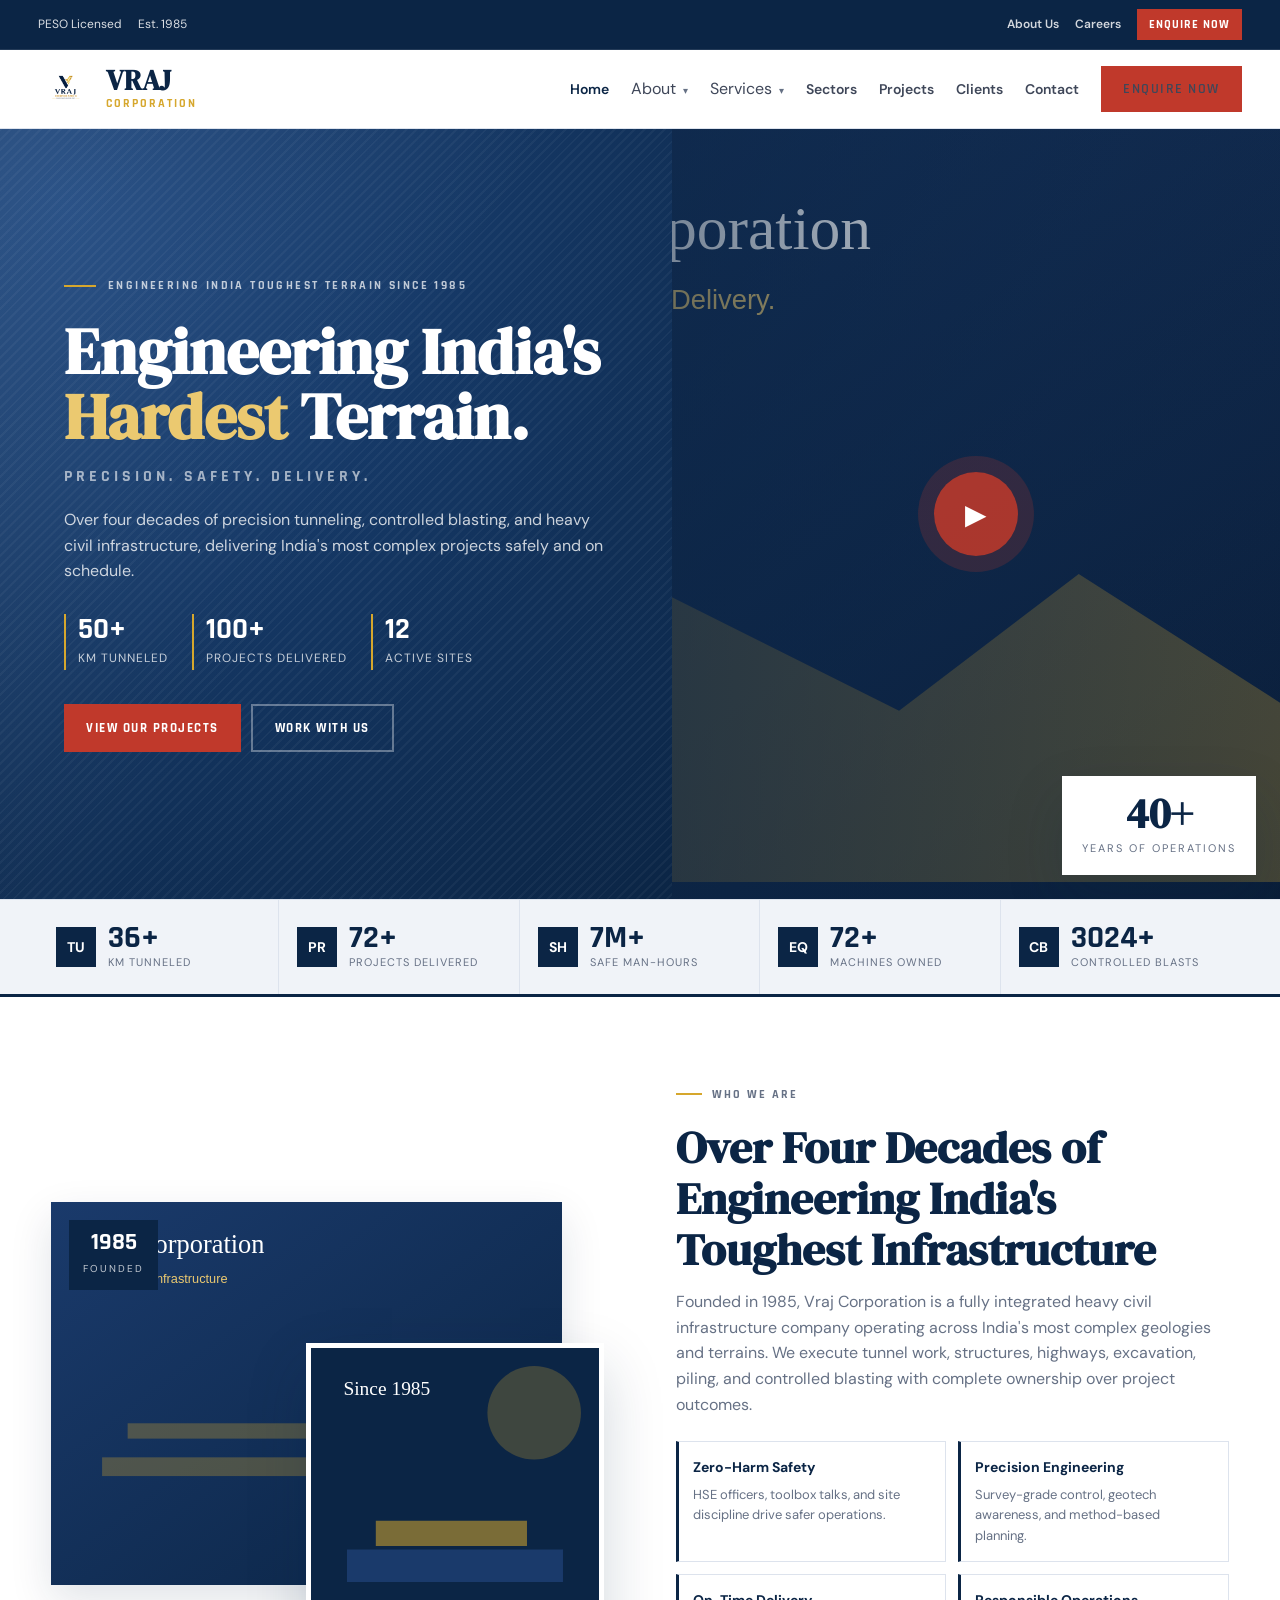
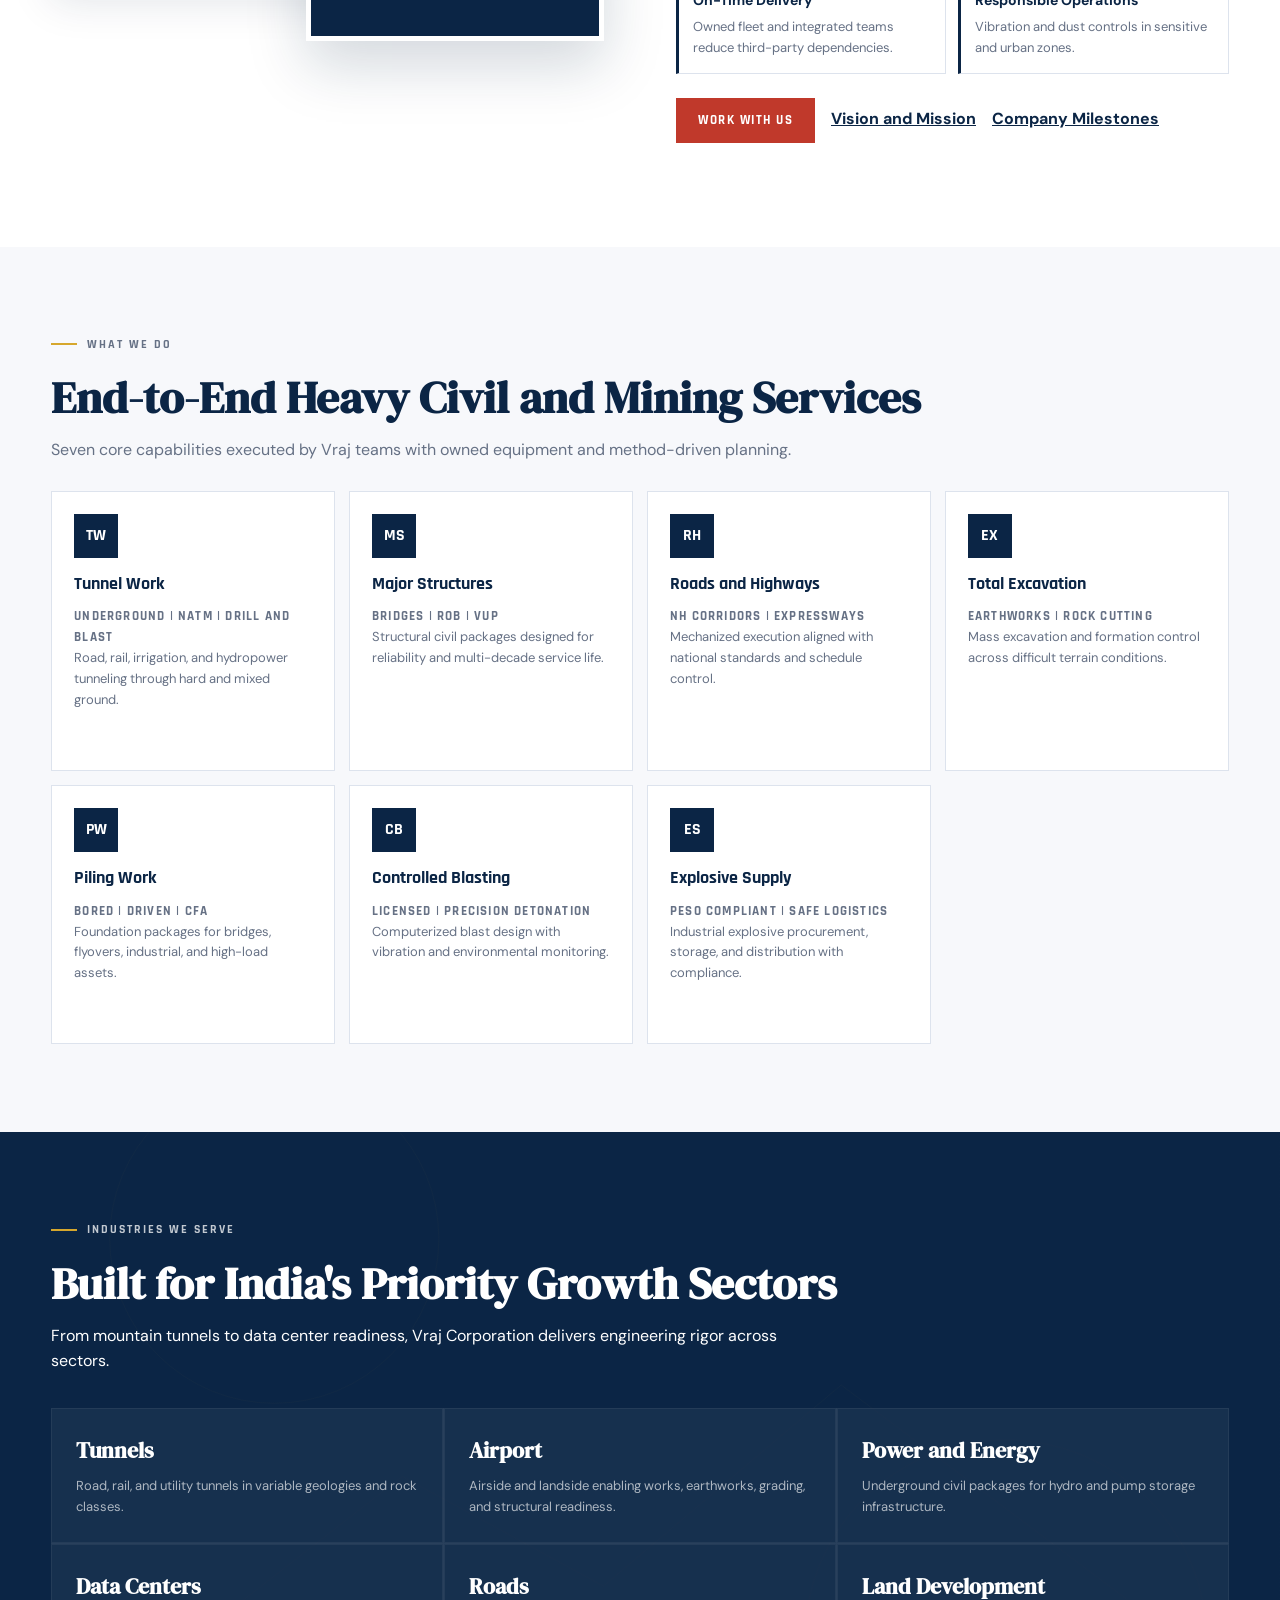
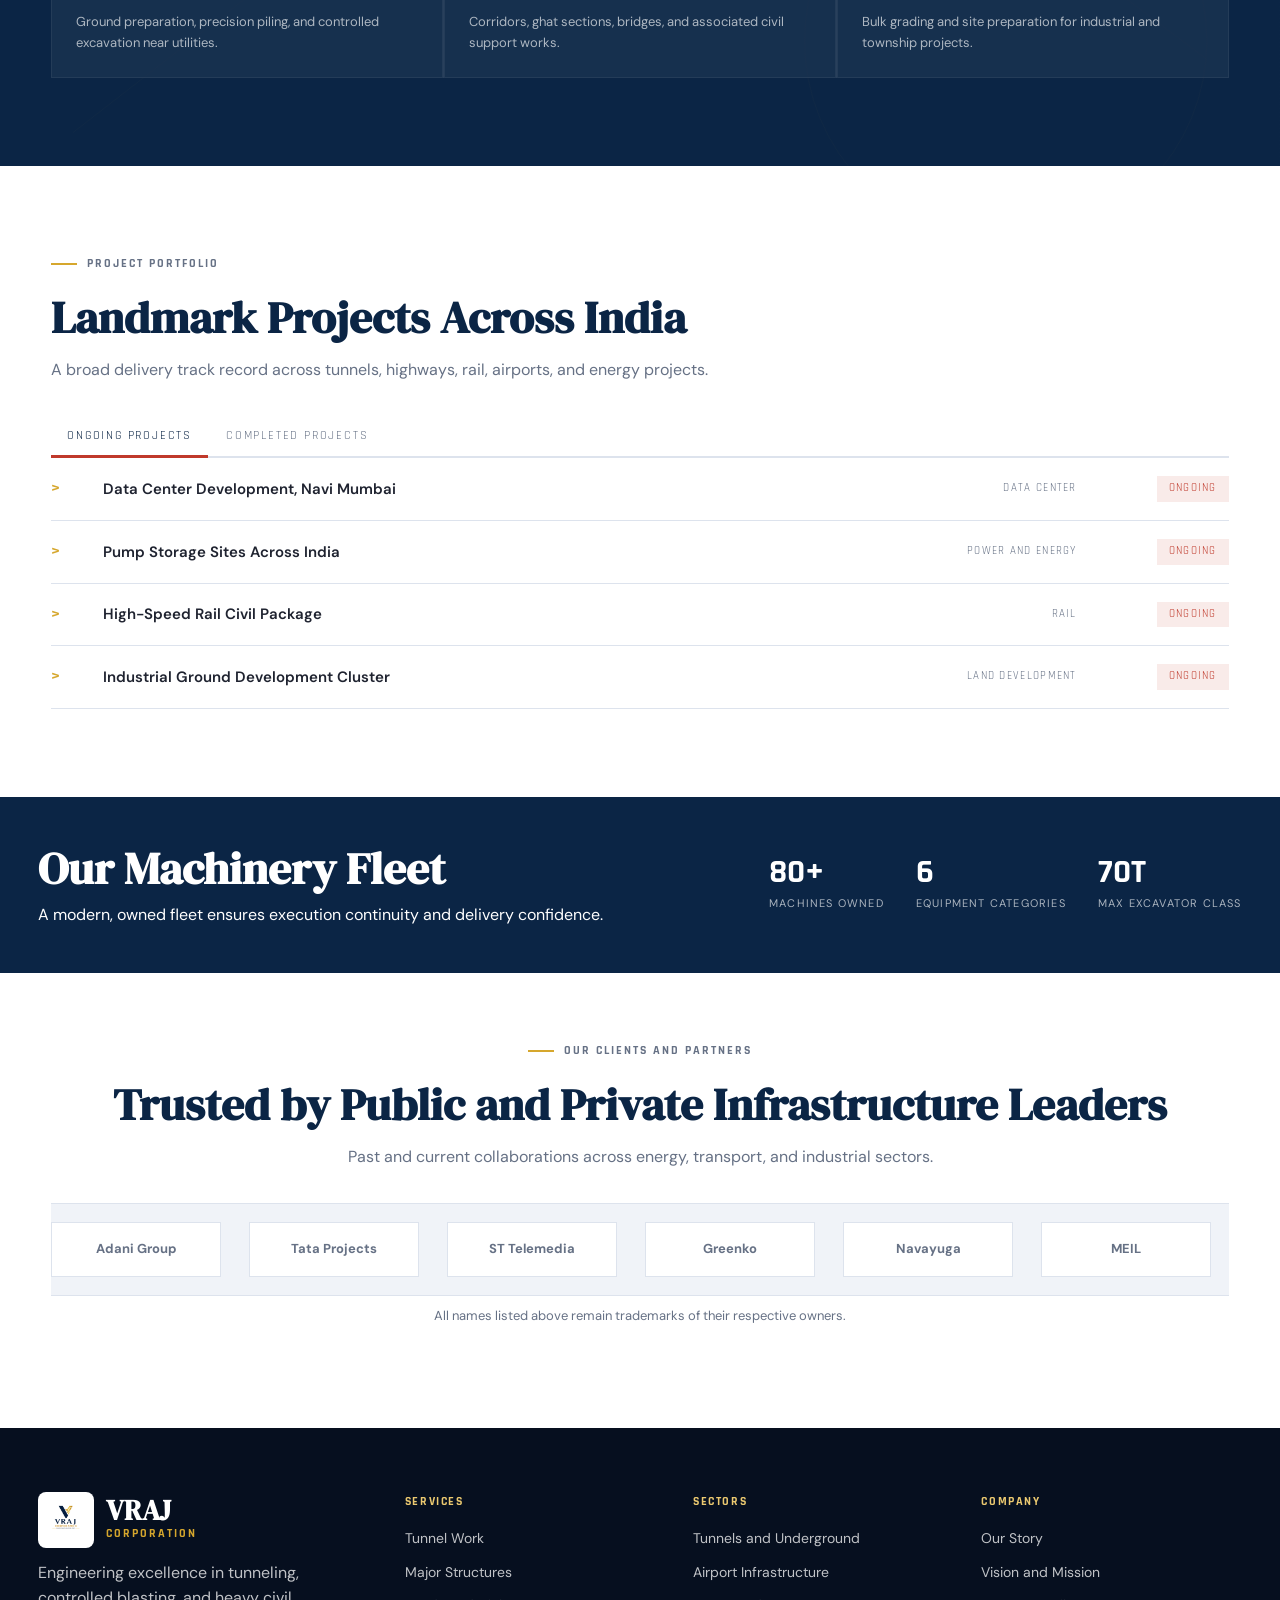
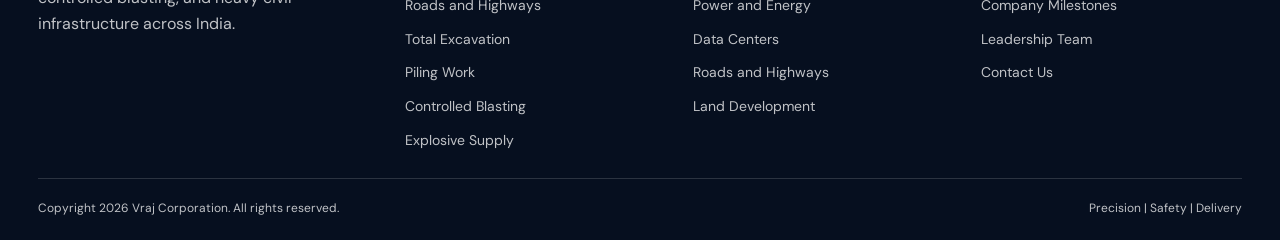
<file: index.html>
<!DOCTYPE html>
<html lang="en">
<head>
  <meta charset="UTF-8" />
  <meta name="viewport" content="width=device-width, initial-scale=1.0" />
  <title>Vraj Corporation | Tunneling and Heavy Civil Infrastructure</title>
  <meta name="description" content="Vraj Corporation delivers tunnel work, controlled blasting, structures, highways, excavation, and piling across India." />
  <link rel="preconnect" href="https://fonts.googleapis.com" />
  <link rel="preconnect" href="https://fonts.gstatic.com" crossorigin />
  <link href="https://fonts.googleapis.com/css2?family=DM+Sans:wght@400;500;700&family=DM+Serif+Display&family=Rajdhani:wght@500;600;700&display=swap" rel="stylesheet" />
  <link rel="stylesheet" href="assets/css/site.css" />
</head>
<body>
  <div class="topbar">
    <div class="topbar-inner">
      <div class="topbar-left">
        <span>PESO Licensed</span>
        <span>Est. 1985</span>
      </div>
      <div class="topbar-right">
        <a href="Vision.html">About Us</a>
        <a href="ContactUs.html">Careers</a>
        <a href="ContactUs.html" class="topbar-pill">Enquire Now</a>
      </div>
    </div>
  </div>

  <header class="site-header">
    <div class="nav-inner">
      <a class="brand" href="index.html">
        <img src="assets/images/vraj-logo.png" alt="Vraj Corporation logo" />
        <span class="brand-mark"><strong>VRAJ</strong><span>CORPORATION</span></span>
      </a>
      <button class="nav-toggle" type="button">Menu</button>
      <nav class="nav-links"><a data-nav href="index.html">Home</a><div class="nav-item has-dropdown"><button class="nav-drop-toggle" type="button">About</button><div class="nav-dropdown nav-simple"><a href="index.html#about">Our Story</a><a href="Vision.html">Vision & Mission</a><a href="CompanyMilestones.html">Company Milestones</a><a href="LeadershipTeam.html">Leadership Team</a></div></div><div class="nav-item has-dropdown nav-services"><button class="nav-drop-toggle" type="button">Services</button><div class="nav-dropdown nav-mega"><a class="mega-link" href="TunnelWork.html"><strong>TW</strong><span>Tunnel Work</span></a><a class="mega-link" href="MajorStructures.html"><strong>MS</strong><span>Major Structures</span></a><a class="mega-link" href="RoadsHighways.html"><strong>RH</strong><span>Roads and Highways</span></a><a class="mega-link" href="TotalExcavation.html"><strong>EX</strong><span>Total Excavation</span></a><a class="mega-link" href="PilingWork.html"><strong>PW</strong><span>Piling Work</span></a><a class="mega-link" href="ControlledBlasting.html"><strong>CB</strong><span>Controlled Blasting</span></a><a class="mega-link" href="ExplosiveSupply.html"><strong>ES</strong><span>Explosive Supply</span></a></div></div><a href="index.html#sectors">Sectors</a><a href="index.html#projects">Projects</a><a href="index.html#clients">Clients</a><a data-nav href="ContactUs.html">Contact</a><a class="btn-primary" href="ContactUs.html">Enquire Now</a></nav>
    </div>
  </header>

  <section id="hero">
    <div class="hero-left">
      <div class="hero-content">
        <div class="hero-eyebrow"><i></i><span>Engineering India toughest terrain since 1985</span></div>
        <h1 class="hero-title">Engineering India's <em>Hardest</em> Terrain.</h1>
        <p class="hero-tagline">Precision. Safety. Delivery.</p>
        <p class="hero-copy">
          Over four decades of precision tunneling, controlled blasting, and heavy civil infrastructure,
          delivering India's most complex projects safely and on schedule.
        </p>
        <div class="hero-stats">
          <div class="hero-stat"><strong>50+</strong><span>Km Tunneled</span></div>
          <div class="hero-stat"><strong>100+</strong><span>Projects Delivered</span></div>
          <div class="hero-stat"><strong>12</strong><span>Active Sites</span></div>
        </div>
        <div class="hero-cta">
          <a class="btn-primary" href="#projects">View Our Projects</a>
          <a class="btn-outline" href="ContactUs.html">Work With Us</a>
        </div>
      </div>
    </div>
    <div class="hero-right">
      <div class="media"></div>
      <button class="play-badge" type="button" aria-label="Play video">&#9654;</button>
      <div class="hero-badge"><strong>40+</strong><span>Years of Operations</span></div>
    </div>
  </section>

  <section class="impact">
    <div class="impact-grid">
      <article class="impact-cell"><div class="impact-icon">TU</div><div><div class="impact-value" data-target="50" data-suffix="+">0</div><div class="impact-label">Km Tunneled</div></div></article>
      <article class="impact-cell"><div class="impact-icon">PR</div><div><div class="impact-value" data-target="100" data-suffix="+">0</div><div class="impact-label">Projects Delivered</div></div></article>
      <article class="impact-cell"><div class="impact-icon">SH</div><div><div class="impact-value" data-target="7" data-suffix="M+">0</div><div class="impact-label">Safe Man-Hours</div></div></article>
      <article class="impact-cell"><div class="impact-icon">EQ</div><div><div class="impact-value" data-target="80" data-suffix="+">0</div><div class="impact-label">Machines Owned</div></div></article>
      <article class="impact-cell"><div class="impact-icon">CB</div><div><div class="impact-value" data-target="5000" data-suffix="+">0</div><div class="impact-label">Controlled Blasts</div></div></article>
    </div>
  </section>

  <section class="section" id="about">
    <div class="section-wrap about-grid">
      <div class="about-stack reveal">
        <div class="about-stamp"><strong>1985</strong><span>Founded</span></div>
        <img class="about-main" src="assets/images/about-main.svg" alt="Underground tunnel execution" />
        <img class="about-sub" src="assets/images/about-sub.svg" alt="Civil site operations" />
      </div>
      <div class="reveal">
        <div class="sec-eyebrow"><div class="sec-eyebrow-bar"></div><span>Who We Are</span></div>
        <h2 class="sec-title">Over Four Decades of Engineering India's Toughest Infrastructure</h2>
        <p class="sec-copy">
          Founded in 1985, Vraj Corporation is a fully integrated heavy civil infrastructure company operating across India's most complex geologies and terrains.
          We execute tunnel work, structures, highways, excavation, piling, and controlled blasting with complete ownership over project outcomes.
        </p>
        <div class="pillar-grid">
          <article class="pillar"><h4>Zero-Harm Safety</h4><p>HSE officers, toolbox talks, and site discipline drive safer operations.</p></article>
          <article class="pillar"><h4>Precision Engineering</h4><p>Survey-grade control, geotech awareness, and method-based planning.</p></article>
          <article class="pillar"><h4>On-Time Delivery</h4><p>Owned fleet and integrated teams reduce third-party dependencies.</p></article>
          <article class="pillar"><h4>Responsible Operations</h4><p>Vibration and dust controls in sensitive and urban zones.</p></article>
        </div>
        <p style="margin-top: 24px;">
          <a class="btn-primary" href="ContactUs.html">Work With Us</a>
          <a style="margin-left: 12px; font-weight: 700; color: var(--navy);" href="Vision.html">Vision and Mission</a>
          <a style="margin-left: 12px; font-weight: 700; color: var(--navy);" href="CompanyMilestones.html">Company Milestones</a>
        </p>
      </div>
    </div>
  </section>

  <section class="section" style="background: var(--off-white);" id="services">
    <div class="section-wrap reveal">
      <div class="sec-eyebrow"><div class="sec-eyebrow-bar"></div><span>What We Do</span></div>
      <h2 class="sec-title">End-to-End Heavy Civil and Mining Services</h2>
      <p class="sec-copy">Seven core capabilities executed by Vraj teams with owned equipment and method-driven planning.</p>
      <div class="card-grid" style="margin-top: 28px;">
        <a class="service-card" href="TunnelWork.html"><div class="service-icon">TW</div><h3>Tunnel Work</h3><p class="service-meta">Underground | NATM | Drill and Blast</p><p>Road, rail, irrigation, and hydropower tunneling through hard and mixed ground.</p><span class="arrow">Read More -></span></a>
        <a class="service-card" href="MajorStructures.html"><div class="service-icon">MS</div><h3>Major Structures</h3><p class="service-meta">Bridges | ROB | VUP</p><p>Structural civil packages designed for reliability and multi-decade service life.</p><span class="arrow">Read More -></span></a>
        <a class="service-card" href="RoadsHighways.html"><div class="service-icon">RH</div><h3>Roads and Highways</h3><p class="service-meta">NH Corridors | Expressways</p><p>Mechanized execution aligned with national standards and schedule control.</p><span class="arrow">Read More -></span></a>
        <a class="service-card" href="TotalExcavation.html"><div class="service-icon">EX</div><h3>Total Excavation</h3><p class="service-meta">Earthworks | Rock Cutting</p><p>Mass excavation and formation control across difficult terrain conditions.</p><span class="arrow">Read More -></span></a>
        <a class="service-card" href="PilingWork.html"><div class="service-icon">PW</div><h3>Piling Work</h3><p class="service-meta">Bored | Driven | CFA</p><p>Foundation packages for bridges, flyovers, industrial, and high-load assets.</p><span class="arrow">Read More -></span></a>
        <a class="service-card" href="ControlledBlasting.html"><div class="service-icon">CB</div><h3>Controlled Blasting</h3><p class="service-meta">Licensed | Precision Detonation</p><p>Computerized blast design with vibration and environmental monitoring.</p><span class="arrow">Read More -></span></a>
        <a class="service-card" href="ExplosiveSupply.html"><div class="service-icon">ES</div><h3>Explosive Supply</h3><p class="service-meta">PESO Compliant | Safe Logistics</p><p>Industrial explosive procurement, storage, and distribution with compliance.</p><span class="arrow">Read More -></span></a>
      </div>
    </div>
  </section>

  <section class="section dark-band" id="sectors">
    <div class="section-wrap reveal">
      <div class="sec-eyebrow"><div class="sec-eyebrow-bar"></div><span style="color: rgba(255,255,255,0.75);">Industries We Serve</span></div>
      <h2 class="sec-title white">Built for India's Priority Growth Sectors</h2>
      <p class="sec-copy white">From mountain tunnels to data center readiness, Vraj Corporation delivers engineering rigor across sectors.</p>
      <div class="sector-grid">
        <article class="sector-tile"><h3>Tunnels</h3><p>Road, rail, and utility tunnels in variable geologies and rock classes.</p></article>
        <article class="sector-tile"><h3>Airport</h3><p>Airside and landside enabling works, earthworks, grading, and structural readiness.</p></article>
        <article class="sector-tile"><h3>Power and Energy</h3><p>Underground civil packages for hydro and pump storage infrastructure.</p></article>
        <article class="sector-tile"><h3>Data Centers</h3><p>Ground preparation, precision piling, and controlled excavation near utilities.</p></article>
        <article class="sector-tile"><h3>Roads</h3><p>Corridors, ghat sections, bridges, and associated civil support works.</p></article>
        <article class="sector-tile"><h3>Land Development</h3><p>Bulk grading and site preparation for industrial and township projects.</p></article>
      </div>
    </div>
  </section>

  <section class="section" id="projects">
    <div class="section-wrap reveal">
      <div class="sec-eyebrow"><div class="sec-eyebrow-bar"></div><span>Project Portfolio</span></div>
      <h2 class="sec-title">Landmark Projects Across India</h2>
      <p class="sec-copy">A broad delivery track record across tunnels, highways, rail, airports, and energy projects.</p>

      <div class="projects-wrap">
        <div class="tab-controls">
          <button class="active" data-tab-btn="tab-ongoing" type="button">Ongoing Projects</button>
          <button data-tab-btn="tab-completed" type="button">Completed Projects</button>
        </div>

        <div id="tab-ongoing" class="tab-panel active">
          <article class="proj-item"><div class="num">></div><div class="title">Data Center Development, Navi Mumbai</div><div class="sector">Data Center</div><div class="status ongoing">Ongoing</div></article>
          <article class="proj-item"><div class="num">></div><div class="title">Pump Storage Sites Across India</div><div class="sector">Power and Energy</div><div class="status ongoing">Ongoing</div></article>
          <article class="proj-item"><div class="num">></div><div class="title">High-Speed Rail Civil Package</div><div class="sector">Rail</div><div class="status ongoing">Ongoing</div></article>
          <article class="proj-item"><div class="num">></div><div class="title">Industrial Ground Development Cluster</div><div class="sector">Land Development</div><div class="status ongoing">Ongoing</div></article>
        </div>

        <div id="tab-completed" class="tab-panel">
          <article class="proj-item"><div class="num">></div><div class="title">Ghat Tunnel Package - National Highway</div><div class="sector">Tunnel</div><div class="status done">Completed</div></article>
          <article class="proj-item"><div class="num">></div><div class="title">Major Bridge Package - National Corridor</div><div class="sector">Structures</div><div class="status done">Completed</div></article>
          <article class="proj-item"><div class="num">></div><div class="title">Airport Site Formation and Excavation Works</div><div class="sector">Airport</div><div class="status done">Completed</div></article>
          <article class="proj-item"><div class="num">></div><div class="title">Dam and Canal Tunnel Works</div><div class="sector">Water Infrastructure</div><div class="status done">Completed</div></article>
        </div>
      </div>
    </div>
  </section>

  <section class="fleet">
    <div class="fleet-row">
      <div>
        <h2 class="sec-title white" style="margin-bottom: 8px;">Our Machinery Fleet</h2>
        <p class="sec-copy white" style="margin: 0;">A modern, owned fleet ensures execution continuity and delivery confidence.</p>
      </div>
      <div class="fleet-stats">
        <div class="fleet-stat"><strong>80+</strong><span>Machines Owned</span></div>
        <div class="fleet-stat"><strong>6</strong><span>Equipment Categories</span></div>
        <div class="fleet-stat"><strong>70T</strong><span>Max Excavator Class</span></div>
      </div>
    </div>
  </section>

  <section class="section" id="clients" style="padding-top: 68px;">
    <div class="section-wrap reveal" style="text-align: center;">
      <div class="sec-eyebrow" style="justify-content: center;"><div class="sec-eyebrow-bar"></div><span>Our Clients and Partners</span></div>
      <h2 class="sec-title">Trusted by Public and Private Infrastructure Leaders</h2>
      <p class="sec-copy" style="margin: 0 auto;">Past and current collaborations across energy, transport, and industrial sectors.</p>
      <div class="logo-ticker">
        <div class="ticker-track">
          <div class="ticker-chip">Adani Group</div><div class="ticker-chip">Tata Projects</div><div class="ticker-chip">ST Telemedia</div><div class="ticker-chip">Greenko</div><div class="ticker-chip">Navayuga</div><div class="ticker-chip">MEIL</div><div class="ticker-chip">GVK</div>
          <div class="ticker-chip">Adani Group</div><div class="ticker-chip">Tata Projects</div><div class="ticker-chip">ST Telemedia</div><div class="ticker-chip">Greenko</div><div class="ticker-chip">Navayuga</div><div class="ticker-chip">MEIL</div><div class="ticker-chip">GVK</div>
        </div>
      </div>
      <p class="notice">All names listed above remain trademarks of their respective owners.</p>
    </div>
  </section>

  <footer class="site-footer">
    <div class="footer-grid">
      <div>
        <a class="brand" href="index.html" style="margin-bottom: 12px; display: inline-flex;">
          <img src="assets/images/vraj-logo.png" alt="Vraj Corporation logo" />
          <span class="brand-mark"><strong style="color: #fff;">VRAJ</strong><span>CORPORATION</span></span>
        </a>
        <p style="margin: 0;">Engineering excellence in tunneling, controlled blasting, and heavy civil infrastructure across India.</p>
      </div>
      <div>
        <h4>Services</h4>
        <ul>
          <li><a href="TunnelWork.html">Tunnel Work</a></li>
          <li><a href="MajorStructures.html">Major Structures</a></li>
          <li><a href="RoadsHighways.html">Roads and Highways</a></li>
          <li><a href="TotalExcavation.html">Total Excavation</a></li>
          <li><a href="PilingWork.html">Piling Work</a></li>
          <li><a href="ControlledBlasting.html">Controlled Blasting</a></li>
          <li><a href="ExplosiveSupply.html">Explosive Supply</a></li>
        </ul>
      </div>
      <div>
        <h4>Sectors</h4>
        <ul>
          <li><a href="index.html#sectors">Tunnels and Underground</a></li>
          <li><a href="index.html#sectors">Airport Infrastructure</a></li>
          <li><a href="index.html#sectors">Power and Energy</a></li>
          <li><a href="index.html#sectors">Data Centers</a></li>
          <li><a href="index.html#sectors">Roads and Highways</a></li>
          <li><a href="index.html#sectors">Land Development</a></li>
        </ul>
      </div>
      <div>
        <h4>Company</h4>
        <ul>
          <li><a href="index.html#about">Our Story</a></li>
          <li><a href="Vision.html">Vision and Mission</a></li>
          <li><a href="CompanyMilestones.html">Company Milestones</a></li>
          <li><a href="LeadershipTeam.html">Leadership Team</a></li>
          <li><a href="ContactUs.html">Contact Us</a></li>
        </ul>
      </div>
    </div>
    <div class="footer-bottom">
      <span>Copyright 2026 Vraj Corporation. All rights reserved.</span>
      <span>Precision | Safety | Delivery</span>
    </div>
  </footer>

  <script src="assets/js/site.js"></script>
</body>
</html>
</file>
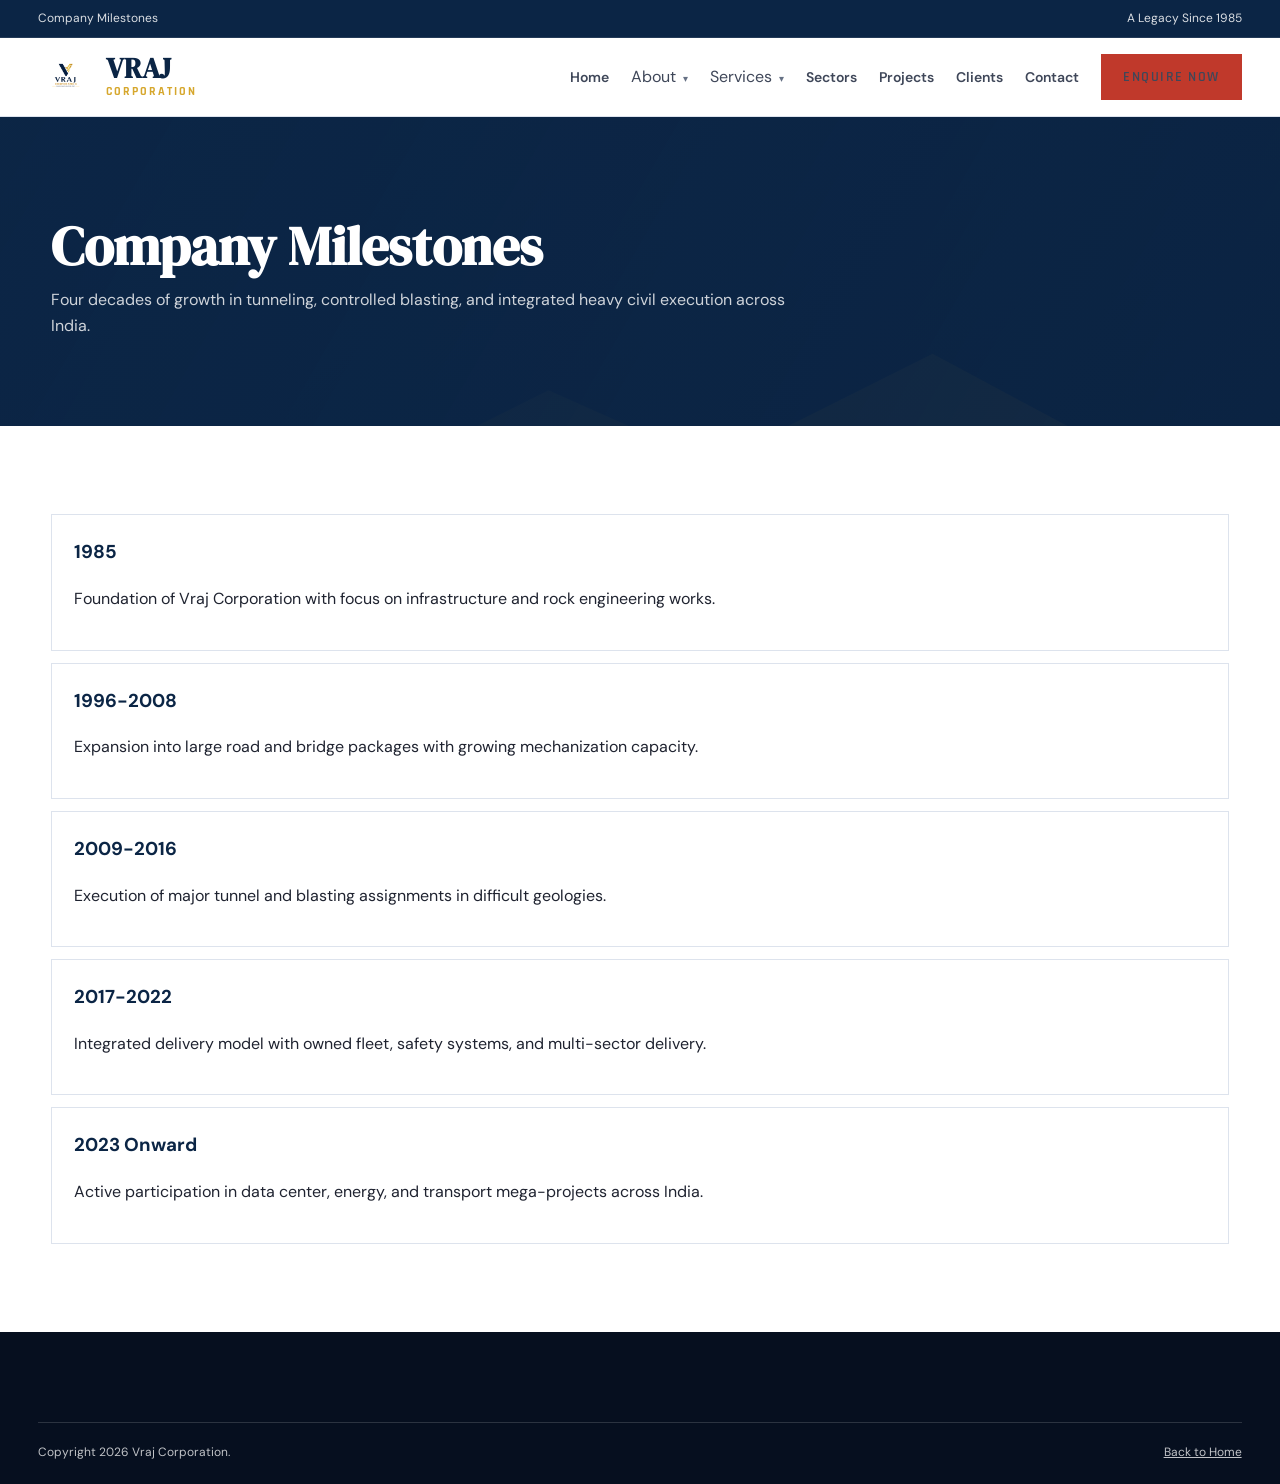
<file: CompanyMilestones.html>
<!DOCTYPE html>
<html lang="en">
<head>
  <meta charset="UTF-8" />
  <meta name="viewport" content="width=device-width, initial-scale=1.0" />
  <title>Company Milestones | Vraj Corporation</title>
  <link rel="preconnect" href="https://fonts.googleapis.com" />
  <link rel="preconnect" href="https://fonts.gstatic.com" crossorigin />
  <link href="https://fonts.googleapis.com/css2?family=DM+Sans:wght@400;500;700&family=DM+Serif+Display&family=Rajdhani:wght@500;600;700&display=swap" rel="stylesheet" />
  <link rel="stylesheet" href="assets/css/site.css" />
</head>
<body>
  <div class="topbar"><div class="topbar-inner"><span>Company Milestones</span><span>A Legacy Since 1985</span></div></div>
  <header class="site-header"><div class="nav-inner"><a class="brand" href="index.html"><img src="assets/images/vraj-logo.png" alt="Vraj Corporation logo" /><span class="brand-mark"><strong>VRAJ</strong><span>CORPORATION</span></span></a><button class="nav-toggle" type="button">Menu</button><nav class="nav-links"><a data-nav href="index.html">Home</a><div class="nav-item has-dropdown"><button class="nav-drop-toggle" type="button">About</button><div class="nav-dropdown nav-simple"><a href="index.html#about">Our Story</a><a href="Vision.html">Vision & Mission</a><a href="CompanyMilestones.html">Company Milestones</a><a href="LeadershipTeam.html">Leadership Team</a></div></div><div class="nav-item has-dropdown nav-services"><button class="nav-drop-toggle" type="button">Services</button><div class="nav-dropdown nav-mega"><a class="mega-link" href="TunnelWork.html"><strong>TW</strong><span>Tunnel Work</span></a><a class="mega-link" href="MajorStructures.html"><strong>MS</strong><span>Major Structures</span></a><a class="mega-link" href="RoadsHighways.html"><strong>RH</strong><span>Roads and Highways</span></a><a class="mega-link" href="TotalExcavation.html"><strong>EX</strong><span>Total Excavation</span></a><a class="mega-link" href="PilingWork.html"><strong>PW</strong><span>Piling Work</span></a><a class="mega-link" href="ControlledBlasting.html"><strong>CB</strong><span>Controlled Blasting</span></a><a class="mega-link" href="ExplosiveSupply.html"><strong>ES</strong><span>Explosive Supply</span></a></div></div><a href="index.html#sectors">Sectors</a><a href="index.html#projects">Projects</a><a href="index.html#clients">Clients</a><a data-nav href="ContactUs.html">Contact</a><a class="btn-primary" href="ContactUs.html">Enquire Now</a></nav></div></header>

  <section class="page-hero"><div class="section-wrap"><h1>Company Milestones</h1><p>Four decades of growth in tunneling, controlled blasting, and integrated heavy civil execution across India.</p></div></section>

  <section class="section">
    <div class="section-wrap reveal">
      <div class="panel" style="margin-bottom: 12px;"><h3>1985</h3><p>Foundation of Vraj Corporation with focus on infrastructure and rock engineering works.</p></div>
      <div class="panel" style="margin-bottom: 12px;"><h3>1996-2008</h3><p>Expansion into large road and bridge packages with growing mechanization capacity.</p></div>
      <div class="panel" style="margin-bottom: 12px;"><h3>2009-2016</h3><p>Execution of major tunnel and blasting assignments in difficult geologies.</p></div>
      <div class="panel" style="margin-bottom: 12px;"><h3>2017-2022</h3><p>Integrated delivery model with owned fleet, safety systems, and multi-sector delivery.</p></div>
      <div class="panel"><h3>2023 Onward</h3><p>Active participation in data center, energy, and transport mega-projects across India.</p></div>
    </div>
  </section>

  <footer class="site-footer"><div class="footer-bottom"><span>Copyright 2026 Vraj Corporation.</span><span><a href="index.html">Back to Home</a></span></div></footer>
  <script src="assets/js/site.js"></script>
</body>
</html>
</file>
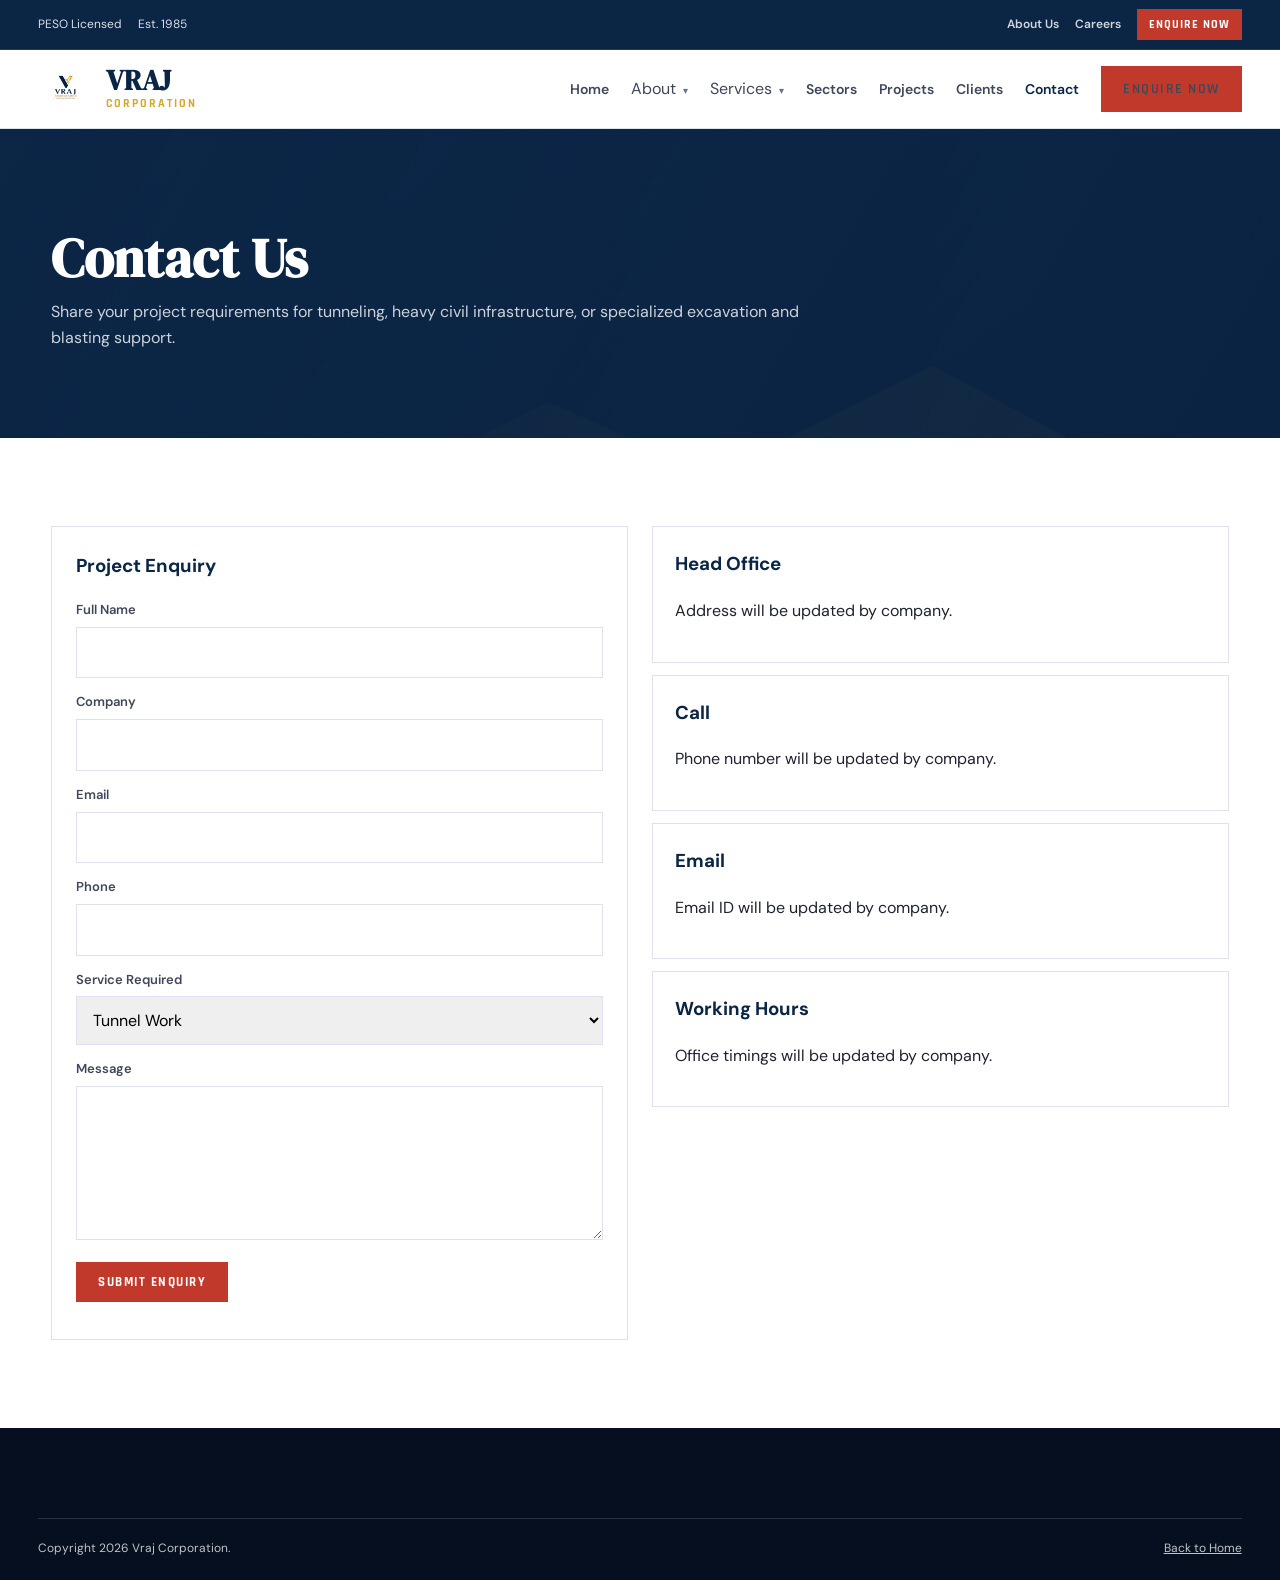
<file: ContactUs.html>
<!DOCTYPE html>
<html lang="en">
<head>
  <meta charset="UTF-8" />
  <meta name="viewport" content="width=device-width, initial-scale=1.0" />
  <title>Contact Us | Vraj Corporation</title>
  <link rel="preconnect" href="https://fonts.googleapis.com" />
  <link rel="preconnect" href="https://fonts.gstatic.com" crossorigin />
  <link href="https://fonts.googleapis.com/css2?family=DM+Sans:wght@400;500;700&family=DM+Serif+Display&family=Rajdhani:wght@500;600;700&display=swap" rel="stylesheet" />
  <link rel="stylesheet" href="assets/css/site.css" />
</head>
<body>
  <div class="topbar"><div class="topbar-inner"><div class="topbar-left"><span>PESO Licensed</span><span>Est. 1985</span></div><div class="topbar-right"><a href="Vision.html">About Us</a><a href="ContactUs.html">Careers</a><a href="ContactUs.html" class="topbar-pill">Enquire Now</a></div></div></div>
  <header class="site-header"><div class="nav-inner"><a class="brand" href="index.html"><img src="assets/images/vraj-logo.png" alt="Vraj Corporation logo" /><span class="brand-mark"><strong>VRAJ</strong><span>CORPORATION</span></span></a><button class="nav-toggle" type="button">Menu</button><nav class="nav-links"><a data-nav href="index.html">Home</a><div class="nav-item has-dropdown"><button class="nav-drop-toggle" type="button">About</button><div class="nav-dropdown nav-simple"><a href="index.html#about">Our Story</a><a href="Vision.html">Vision & Mission</a><a href="CompanyMilestones.html">Company Milestones</a><a href="LeadershipTeam.html">Leadership Team</a></div></div><div class="nav-item has-dropdown nav-services"><button class="nav-drop-toggle" type="button">Services</button><div class="nav-dropdown nav-mega"><a class="mega-link" href="TunnelWork.html"><strong>TW</strong><span>Tunnel Work</span></a><a class="mega-link" href="MajorStructures.html"><strong>MS</strong><span>Major Structures</span></a><a class="mega-link" href="RoadsHighways.html"><strong>RH</strong><span>Roads and Highways</span></a><a class="mega-link" href="TotalExcavation.html"><strong>EX</strong><span>Total Excavation</span></a><a class="mega-link" href="PilingWork.html"><strong>PW</strong><span>Piling Work</span></a><a class="mega-link" href="ControlledBlasting.html"><strong>CB</strong><span>Controlled Blasting</span></a><a class="mega-link" href="ExplosiveSupply.html"><strong>ES</strong><span>Explosive Supply</span></a></div></div><a href="index.html#sectors">Sectors</a><a href="index.html#projects">Projects</a><a href="index.html#clients">Clients</a><a data-nav href="ContactUs.html">Contact</a><a class="btn-primary" href="ContactUs.html">Enquire Now</a></nav></div></header>

  <section class="page-hero"><div class="section-wrap"><h1>Contact Us</h1><p>Share your project requirements for tunneling, heavy civil infrastructure, or specialized excavation and blasting support.</p></div></section>

  <section class="section">
    <div class="section-wrap contact-grid reveal">
      <div class="contact-form">
        <h3 style="margin-top: 0; color: var(--navy);">Project Enquiry</h3>
        <form id="contact-form">
          <label for="name">Full Name</label>
          <input id="name" name="name" required />

          <label for="company">Company</label>
          <input id="company" name="company" />

          <label for="email">Email</label>
          <input id="email" name="email" type="email" required />

          <label for="phone">Phone</label>
          <input id="phone" name="phone" />

          <label for="service">Service Required</label>
          <select id="service" name="service">
            <option>Tunnel Work</option>
            <option>Major Structures</option>
            <option>Roads and Highways</option>
            <option>Total Excavation</option>
            <option>Piling Work</option>
            <option>Controlled Blasting</option>
            <option>Explosive Supply</option>
          </select>

          <label for="message">Message</label>
          <textarea id="message" name="message" rows="5" required></textarea>

          <button type="submit" class="btn-primary">Submit Enquiry</button>
          <p id="contact-notice" class="notice"></p>
        </form>
      </div>

      <div>
        <div class="panel" style="margin-bottom: 12px;"><h3>Head Office</h3><p>Address will be updated by company.</p></div>
        <div class="panel" style="margin-bottom: 12px;"><h3>Call</h3><p>Phone number will be updated by company.</p></div>
        <div class="panel" style="margin-bottom: 12px;"><h3>Email</h3><p>Email ID will be updated by company.</p></div>
        <div class="panel"><h3>Working Hours</h3><p>Office timings will be updated by company.</p></div>
      </div>
    </div>
  </section>

  <footer class="site-footer"><div class="footer-bottom"><span>Copyright 2026 Vraj Corporation.</span><span><a href="index.html">Back to Home</a></span></div></footer>
  <script src="assets/js/site.js"></script>
</body>
</html>
</file>
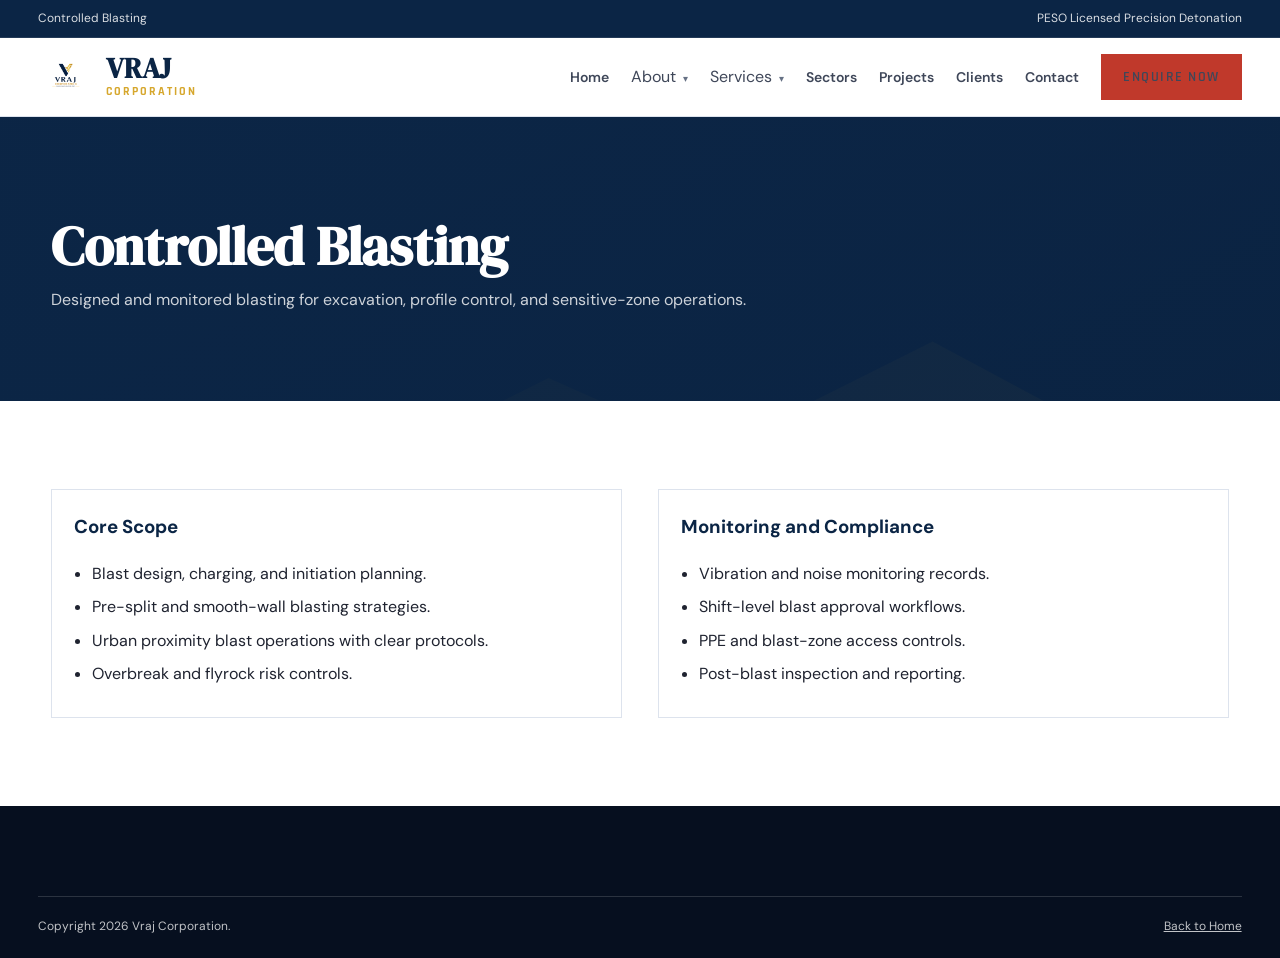
<file: ControlledBlasting.html>
<!DOCTYPE html>
<html lang="en">
<head><meta charset="UTF-8" /><meta name="viewport" content="width=device-width, initial-scale=1.0" /><title>Controlled Blasting | Vraj Corporation</title><link rel="preconnect" href="https://fonts.googleapis.com" /><link rel="preconnect" href="https://fonts.gstatic.com" crossorigin /><link href="https://fonts.googleapis.com/css2?family=DM+Sans:wght@400;500;700&family=DM+Serif+Display&family=Rajdhani:wght@500;600;700&display=swap" rel="stylesheet" /><link rel="stylesheet" href="assets/css/site.css" /></head>
<body>
<div class="topbar"><div class="topbar-inner"><span>Controlled Blasting</span><span>PESO Licensed Precision Detonation</span></div></div>
<header class="site-header"><div class="nav-inner"><a class="brand" href="index.html"><img src="assets/images/vraj-logo.png" alt="Vraj Corporation logo" /><span class="brand-mark"><strong>VRAJ</strong><span>CORPORATION</span></span></a><button class="nav-toggle" type="button">Menu</button><nav class="nav-links"><a data-nav href="index.html">Home</a><div class="nav-item has-dropdown"><button class="nav-drop-toggle" type="button">About</button><div class="nav-dropdown nav-simple"><a href="index.html#about">Our Story</a><a href="Vision.html">Vision & Mission</a><a href="CompanyMilestones.html">Company Milestones</a><a href="LeadershipTeam.html">Leadership Team</a></div></div><div class="nav-item has-dropdown nav-services"><button class="nav-drop-toggle" type="button">Services</button><div class="nav-dropdown nav-mega"><a class="mega-link" href="TunnelWork.html"><strong>TW</strong><span>Tunnel Work</span></a><a class="mega-link" href="MajorStructures.html"><strong>MS</strong><span>Major Structures</span></a><a class="mega-link" href="RoadsHighways.html"><strong>RH</strong><span>Roads and Highways</span></a><a class="mega-link" href="TotalExcavation.html"><strong>EX</strong><span>Total Excavation</span></a><a class="mega-link" href="PilingWork.html"><strong>PW</strong><span>Piling Work</span></a><a class="mega-link" href="ControlledBlasting.html"><strong>CB</strong><span>Controlled Blasting</span></a><a class="mega-link" href="ExplosiveSupply.html"><strong>ES</strong><span>Explosive Supply</span></a></div></div><a href="index.html#sectors">Sectors</a><a href="index.html#projects">Projects</a><a href="index.html#clients">Clients</a><a data-nav href="ContactUs.html">Contact</a><a class="btn-primary" href="ContactUs.html">Enquire Now</a></nav></div></header>
<section class="page-hero"><div class="section-wrap"><h1>Controlled Blasting</h1><p>Designed and monitored blasting for excavation, profile control, and sensitive-zone operations.</p></div></section>
<section class="section"><div class="section-wrap split reveal"><article class="panel"><h3>Core Scope</h3><ul class="list-clean"><li>Blast design, charging, and initiation planning.</li><li>Pre-split and smooth-wall blasting strategies.</li><li>Urban proximity blast operations with clear protocols.</li><li>Overbreak and flyrock risk controls.</li></ul></article><article class="panel"><h3>Monitoring and Compliance</h3><ul class="list-clean"><li>Vibration and noise monitoring records.</li><li>Shift-level blast approval workflows.</li><li>PPE and blast-zone access controls.</li><li>Post-blast inspection and reporting.</li></ul></article></div></section>
<footer class="site-footer"><div class="footer-bottom"><span>Copyright 2026 Vraj Corporation.</span><span><a href="index.html">Back to Home</a></span></div></footer>
<script src="assets/js/site.js"></script>
</body>
</html>
</file>
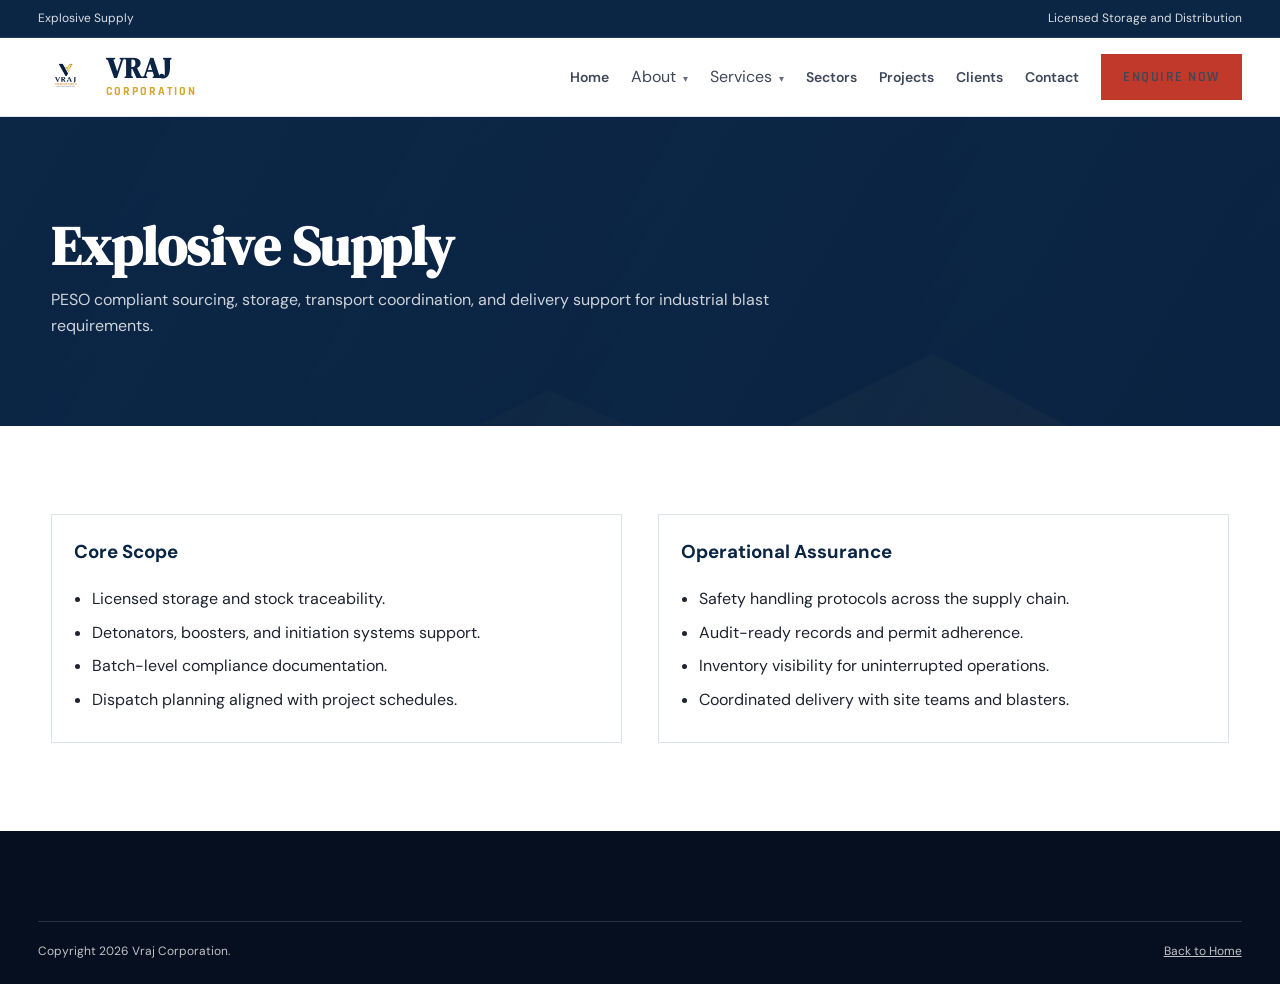
<file: ExplosiveSupply.html>
<!DOCTYPE html>
<html lang="en">
<head><meta charset="UTF-8" /><meta name="viewport" content="width=device-width, initial-scale=1.0" /><title>Explosive Supply | Vraj Corporation</title><link rel="preconnect" href="https://fonts.googleapis.com" /><link rel="preconnect" href="https://fonts.gstatic.com" crossorigin /><link href="https://fonts.googleapis.com/css2?family=DM+Sans:wght@400;500;700&family=DM+Serif+Display&family=Rajdhani:wght@500;600;700&display=swap" rel="stylesheet" /><link rel="stylesheet" href="assets/css/site.css" /></head>
<body>
<div class="topbar"><div class="topbar-inner"><span>Explosive Supply</span><span>Licensed Storage and Distribution</span></div></div>
<header class="site-header"><div class="nav-inner"><a class="brand" href="index.html"><img src="assets/images/vraj-logo.png" alt="Vraj Corporation logo" /><span class="brand-mark"><strong>VRAJ</strong><span>CORPORATION</span></span></a><button class="nav-toggle" type="button">Menu</button><nav class="nav-links"><a data-nav href="index.html">Home</a><div class="nav-item has-dropdown"><button class="nav-drop-toggle" type="button">About</button><div class="nav-dropdown nav-simple"><a href="index.html#about">Our Story</a><a href="Vision.html">Vision & Mission</a><a href="CompanyMilestones.html">Company Milestones</a><a href="LeadershipTeam.html">Leadership Team</a></div></div><div class="nav-item has-dropdown nav-services"><button class="nav-drop-toggle" type="button">Services</button><div class="nav-dropdown nav-mega"><a class="mega-link" href="TunnelWork.html"><strong>TW</strong><span>Tunnel Work</span></a><a class="mega-link" href="MajorStructures.html"><strong>MS</strong><span>Major Structures</span></a><a class="mega-link" href="RoadsHighways.html"><strong>RH</strong><span>Roads and Highways</span></a><a class="mega-link" href="TotalExcavation.html"><strong>EX</strong><span>Total Excavation</span></a><a class="mega-link" href="PilingWork.html"><strong>PW</strong><span>Piling Work</span></a><a class="mega-link" href="ControlledBlasting.html"><strong>CB</strong><span>Controlled Blasting</span></a><a class="mega-link" href="ExplosiveSupply.html"><strong>ES</strong><span>Explosive Supply</span></a></div></div><a href="index.html#sectors">Sectors</a><a href="index.html#projects">Projects</a><a href="index.html#clients">Clients</a><a data-nav href="ContactUs.html">Contact</a><a class="btn-primary" href="ContactUs.html">Enquire Now</a></nav></div></header>
<section class="page-hero"><div class="section-wrap"><h1>Explosive Supply</h1><p>PESO compliant sourcing, storage, transport coordination, and delivery support for industrial blast requirements.</p></div></section>
<section class="section"><div class="section-wrap split reveal"><article class="panel"><h3>Core Scope</h3><ul class="list-clean"><li>Licensed storage and stock traceability.</li><li>Detonators, boosters, and initiation systems support.</li><li>Batch-level compliance documentation.</li><li>Dispatch planning aligned with project schedules.</li></ul></article><article class="panel"><h3>Operational Assurance</h3><ul class="list-clean"><li>Safety handling protocols across the supply chain.</li><li>Audit-ready records and permit adherence.</li><li>Inventory visibility for uninterrupted operations.</li><li>Coordinated delivery with site teams and blasters.</li></ul></article></div></section>
<footer class="site-footer"><div class="footer-bottom"><span>Copyright 2026 Vraj Corporation.</span><span><a href="index.html">Back to Home</a></span></div></footer>
<script src="assets/js/site.js"></script>
</body>
</html>
</file>
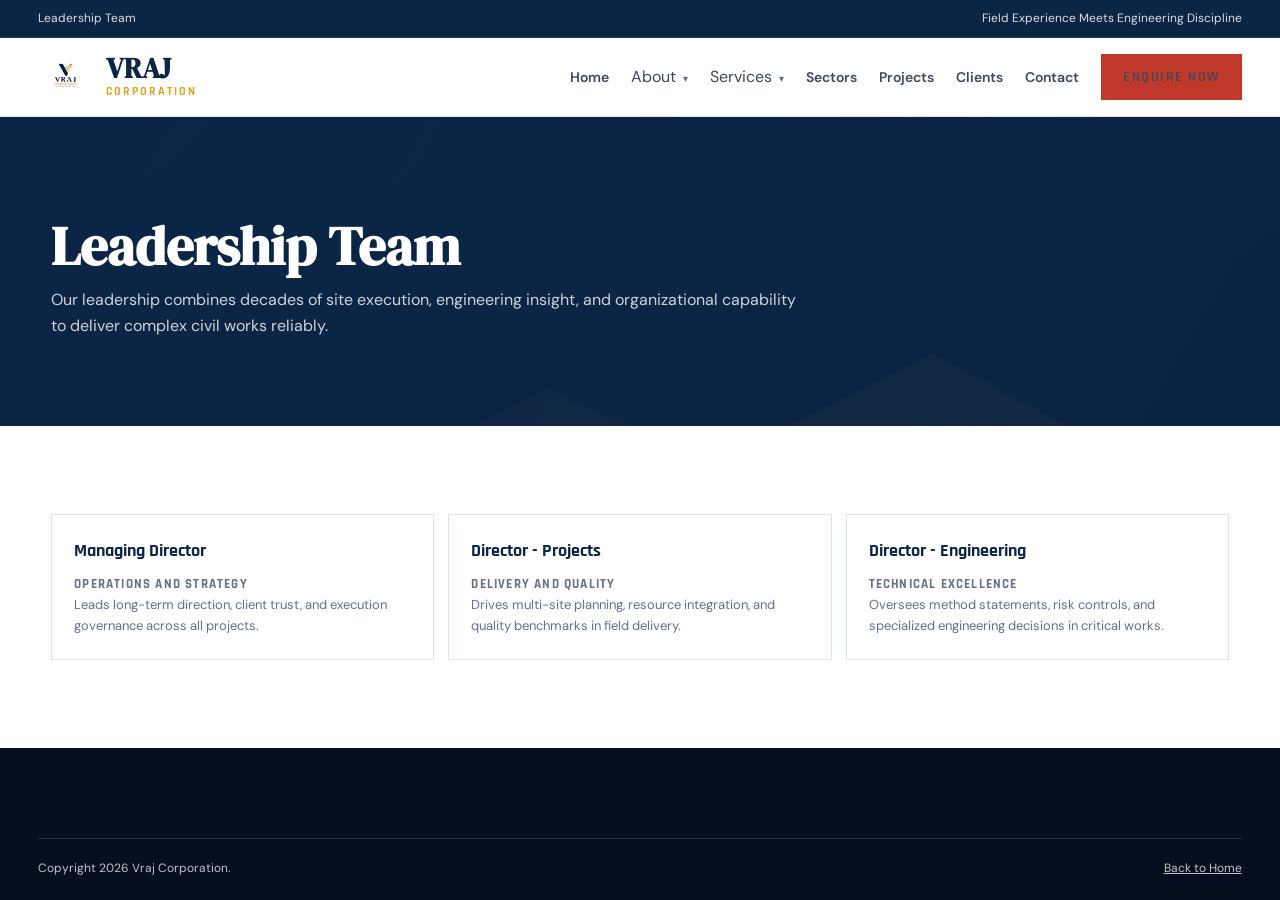
<file: LeadershipTeam.html>
<!DOCTYPE html>
<html lang="en">
<head>
  <meta charset="UTF-8" />
  <meta name="viewport" content="width=device-width, initial-scale=1.0" />
  <title>Leadership Team | Vraj Corporation</title>
  <link rel="preconnect" href="https://fonts.googleapis.com" />
  <link rel="preconnect" href="https://fonts.gstatic.com" crossorigin />
  <link href="https://fonts.googleapis.com/css2?family=DM+Sans:wght@400;500;700&family=DM+Serif+Display&family=Rajdhani:wght@500;600;700&display=swap" rel="stylesheet" />
  <link rel="stylesheet" href="assets/css/site.css" />
</head>
<body>
  <div class="topbar"><div class="topbar-inner"><span>Leadership Team</span><span>Field Experience Meets Engineering Discipline</span></div></div>
  <header class="site-header"><div class="nav-inner"><a class="brand" href="index.html"><img src="assets/images/vraj-logo.png" alt="Vraj Corporation logo" /><span class="brand-mark"><strong>VRAJ</strong><span>CORPORATION</span></span></a><button class="nav-toggle" type="button">Menu</button><nav class="nav-links"><a data-nav href="index.html">Home</a><div class="nav-item has-dropdown"><button class="nav-drop-toggle" type="button">About</button><div class="nav-dropdown nav-simple"><a href="index.html#about">Our Story</a><a href="Vision.html">Vision & Mission</a><a href="CompanyMilestones.html">Company Milestones</a><a href="LeadershipTeam.html">Leadership Team</a></div></div><div class="nav-item has-dropdown nav-services"><button class="nav-drop-toggle" type="button">Services</button><div class="nav-dropdown nav-mega"><a class="mega-link" href="TunnelWork.html"><strong>TW</strong><span>Tunnel Work</span></a><a class="mega-link" href="MajorStructures.html"><strong>MS</strong><span>Major Structures</span></a><a class="mega-link" href="RoadsHighways.html"><strong>RH</strong><span>Roads and Highways</span></a><a class="mega-link" href="TotalExcavation.html"><strong>EX</strong><span>Total Excavation</span></a><a class="mega-link" href="PilingWork.html"><strong>PW</strong><span>Piling Work</span></a><a class="mega-link" href="ControlledBlasting.html"><strong>CB</strong><span>Controlled Blasting</span></a><a class="mega-link" href="ExplosiveSupply.html"><strong>ES</strong><span>Explosive Supply</span></a></div></div><a href="index.html#sectors">Sectors</a><a href="index.html#projects">Projects</a><a href="index.html#clients">Clients</a><a data-nav href="ContactUs.html">Contact</a><a class="btn-primary" href="ContactUs.html">Enquire Now</a></nav></div></header>

  <section class="page-hero"><div class="section-wrap"><h1>Leadership Team</h1><p>Our leadership combines decades of site execution, engineering insight, and organizational capability to deliver complex civil works reliably.</p></div></section>

  <section class="section">
    <div class="section-wrap card-grid reveal" style="grid-template-columns: repeat(3, 1fr);">
      <article class="service-card"><h3>Managing Director</h3><p class="service-meta">Operations and Strategy</p><p>Leads long-term direction, client trust, and execution governance across all projects.</p></article>
      <article class="service-card"><h3>Director - Projects</h3><p class="service-meta">Delivery and Quality</p><p>Drives multi-site planning, resource integration, and quality benchmarks in field delivery.</p></article>
      <article class="service-card"><h3>Director - Engineering</h3><p class="service-meta">Technical Excellence</p><p>Oversees method statements, risk controls, and specialized engineering decisions in critical works.</p></article>
    </div>
  </section>

  <footer class="site-footer"><div class="footer-bottom"><span>Copyright 2026 Vraj Corporation.</span><span><a href="index.html">Back to Home</a></span></div></footer>
  <script src="assets/js/site.js"></script>
</body>
</html>
</file>
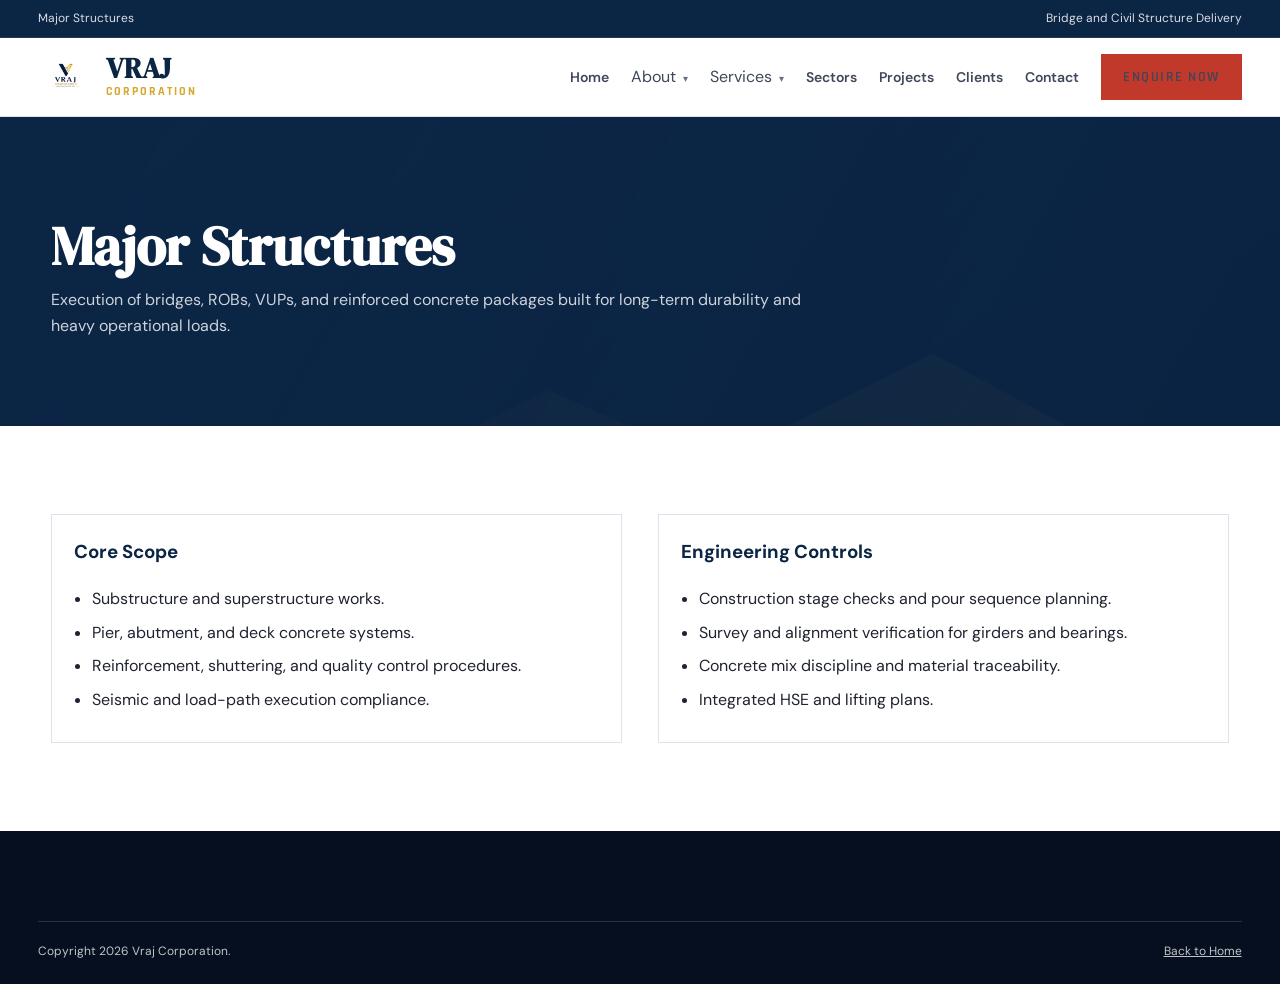
<file: MajorStructures.html>
<!DOCTYPE html>
<html lang="en">
<head><meta charset="UTF-8" /><meta name="viewport" content="width=device-width, initial-scale=1.0" /><title>Major Structures | Vraj Corporation</title><link rel="preconnect" href="https://fonts.googleapis.com" /><link rel="preconnect" href="https://fonts.gstatic.com" crossorigin /><link href="https://fonts.googleapis.com/css2?family=DM+Sans:wght@400;500;700&family=DM+Serif+Display&family=Rajdhani:wght@500;600;700&display=swap" rel="stylesheet" /><link rel="stylesheet" href="assets/css/site.css" /></head>
<body>
<div class="topbar"><div class="topbar-inner"><span>Major Structures</span><span>Bridge and Civil Structure Delivery</span></div></div>
<header class="site-header"><div class="nav-inner"><a class="brand" href="index.html"><img src="assets/images/vraj-logo.png" alt="Vraj Corporation logo" /><span class="brand-mark"><strong>VRAJ</strong><span>CORPORATION</span></span></a><button class="nav-toggle" type="button">Menu</button><nav class="nav-links"><a data-nav href="index.html">Home</a><div class="nav-item has-dropdown"><button class="nav-drop-toggle" type="button">About</button><div class="nav-dropdown nav-simple"><a href="index.html#about">Our Story</a><a href="Vision.html">Vision & Mission</a><a href="CompanyMilestones.html">Company Milestones</a><a href="LeadershipTeam.html">Leadership Team</a></div></div><div class="nav-item has-dropdown nav-services"><button class="nav-drop-toggle" type="button">Services</button><div class="nav-dropdown nav-mega"><a class="mega-link" href="TunnelWork.html"><strong>TW</strong><span>Tunnel Work</span></a><a class="mega-link" href="MajorStructures.html"><strong>MS</strong><span>Major Structures</span></a><a class="mega-link" href="RoadsHighways.html"><strong>RH</strong><span>Roads and Highways</span></a><a class="mega-link" href="TotalExcavation.html"><strong>EX</strong><span>Total Excavation</span></a><a class="mega-link" href="PilingWork.html"><strong>PW</strong><span>Piling Work</span></a><a class="mega-link" href="ControlledBlasting.html"><strong>CB</strong><span>Controlled Blasting</span></a><a class="mega-link" href="ExplosiveSupply.html"><strong>ES</strong><span>Explosive Supply</span></a></div></div><a href="index.html#sectors">Sectors</a><a href="index.html#projects">Projects</a><a href="index.html#clients">Clients</a><a data-nav href="ContactUs.html">Contact</a><a class="btn-primary" href="ContactUs.html">Enquire Now</a></nav></div></header>
<section class="page-hero"><div class="section-wrap"><h1>Major Structures</h1><p>Execution of bridges, ROBs, VUPs, and reinforced concrete packages built for long-term durability and heavy operational loads.</p></div></section>
<section class="section"><div class="section-wrap split reveal"><article class="panel"><h3>Core Scope</h3><ul class="list-clean"><li>Substructure and superstructure works.</li><li>Pier, abutment, and deck concrete systems.</li><li>Reinforcement, shuttering, and quality control procedures.</li><li>Seismic and load-path execution compliance.</li></ul></article><article class="panel"><h3>Engineering Controls</h3><ul class="list-clean"><li>Construction stage checks and pour sequence planning.</li><li>Survey and alignment verification for girders and bearings.</li><li>Concrete mix discipline and material traceability.</li><li>Integrated HSE and lifting plans.</li></ul></article></div></section>
<footer class="site-footer"><div class="footer-bottom"><span>Copyright 2026 Vraj Corporation.</span><span><a href="index.html">Back to Home</a></span></div></footer>
<script src="assets/js/site.js"></script>
</body>
</html>
</file>
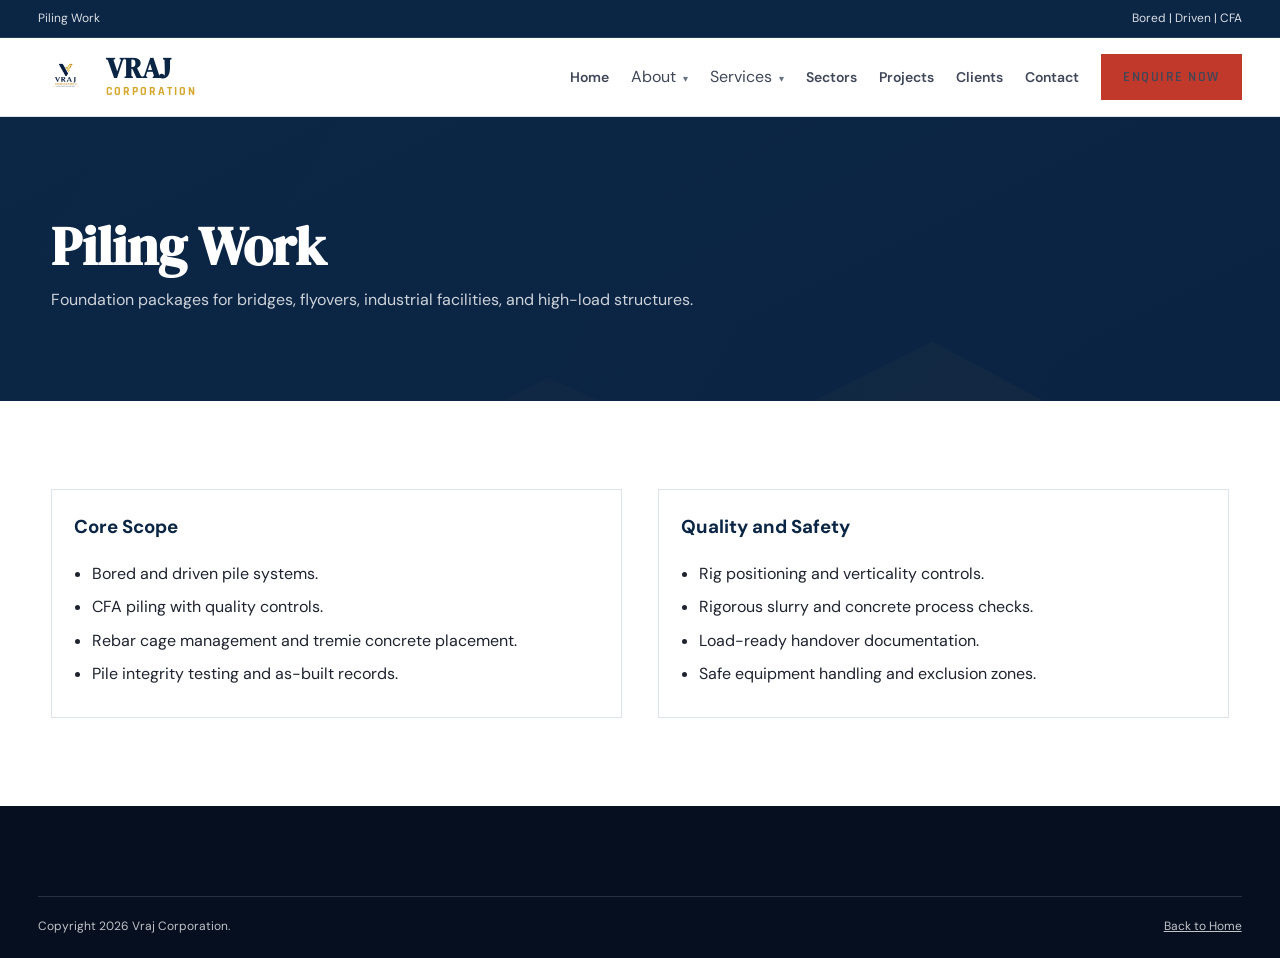
<file: PilingWork.html>
<!DOCTYPE html>
<html lang="en">
<head><meta charset="UTF-8" /><meta name="viewport" content="width=device-width, initial-scale=1.0" /><title>Piling Work | Vraj Corporation</title><link rel="preconnect" href="https://fonts.googleapis.com" /><link rel="preconnect" href="https://fonts.gstatic.com" crossorigin /><link href="https://fonts.googleapis.com/css2?family=DM+Sans:wght@400;500;700&family=DM+Serif+Display&family=Rajdhani:wght@500;600;700&display=swap" rel="stylesheet" /><link rel="stylesheet" href="assets/css/site.css" /></head>
<body>
<div class="topbar"><div class="topbar-inner"><span>Piling Work</span><span>Bored | Driven | CFA</span></div></div>
<header class="site-header"><div class="nav-inner"><a class="brand" href="index.html"><img src="assets/images/vraj-logo.png" alt="Vraj Corporation logo" /><span class="brand-mark"><strong>VRAJ</strong><span>CORPORATION</span></span></a><button class="nav-toggle" type="button">Menu</button><nav class="nav-links"><a data-nav href="index.html">Home</a><div class="nav-item has-dropdown"><button class="nav-drop-toggle" type="button">About</button><div class="nav-dropdown nav-simple"><a href="index.html#about">Our Story</a><a href="Vision.html">Vision & Mission</a><a href="CompanyMilestones.html">Company Milestones</a><a href="LeadershipTeam.html">Leadership Team</a></div></div><div class="nav-item has-dropdown nav-services"><button class="nav-drop-toggle" type="button">Services</button><div class="nav-dropdown nav-mega"><a class="mega-link" href="TunnelWork.html"><strong>TW</strong><span>Tunnel Work</span></a><a class="mega-link" href="MajorStructures.html"><strong>MS</strong><span>Major Structures</span></a><a class="mega-link" href="RoadsHighways.html"><strong>RH</strong><span>Roads and Highways</span></a><a class="mega-link" href="TotalExcavation.html"><strong>EX</strong><span>Total Excavation</span></a><a class="mega-link" href="PilingWork.html"><strong>PW</strong><span>Piling Work</span></a><a class="mega-link" href="ControlledBlasting.html"><strong>CB</strong><span>Controlled Blasting</span></a><a class="mega-link" href="ExplosiveSupply.html"><strong>ES</strong><span>Explosive Supply</span></a></div></div><a href="index.html#sectors">Sectors</a><a href="index.html#projects">Projects</a><a href="index.html#clients">Clients</a><a data-nav href="ContactUs.html">Contact</a><a class="btn-primary" href="ContactUs.html">Enquire Now</a></nav></div></header>
<section class="page-hero"><div class="section-wrap"><h1>Piling Work</h1><p>Foundation packages for bridges, flyovers, industrial facilities, and high-load structures.</p></div></section>
<section class="section"><div class="section-wrap split reveal"><article class="panel"><h3>Core Scope</h3><ul class="list-clean"><li>Bored and driven pile systems.</li><li>CFA piling with quality controls.</li><li>Rebar cage management and tremie concrete placement.</li><li>Pile integrity testing and as-built records.</li></ul></article><article class="panel"><h3>Quality and Safety</h3><ul class="list-clean"><li>Rig positioning and verticality controls.</li><li>Rigorous slurry and concrete process checks.</li><li>Load-ready handover documentation.</li><li>Safe equipment handling and exclusion zones.</li></ul></article></div></section>
<footer class="site-footer"><div class="footer-bottom"><span>Copyright 2026 Vraj Corporation.</span><span><a href="index.html">Back to Home</a></span></div></footer>
<script src="assets/js/site.js"></script>
</body>
</html>
</file>
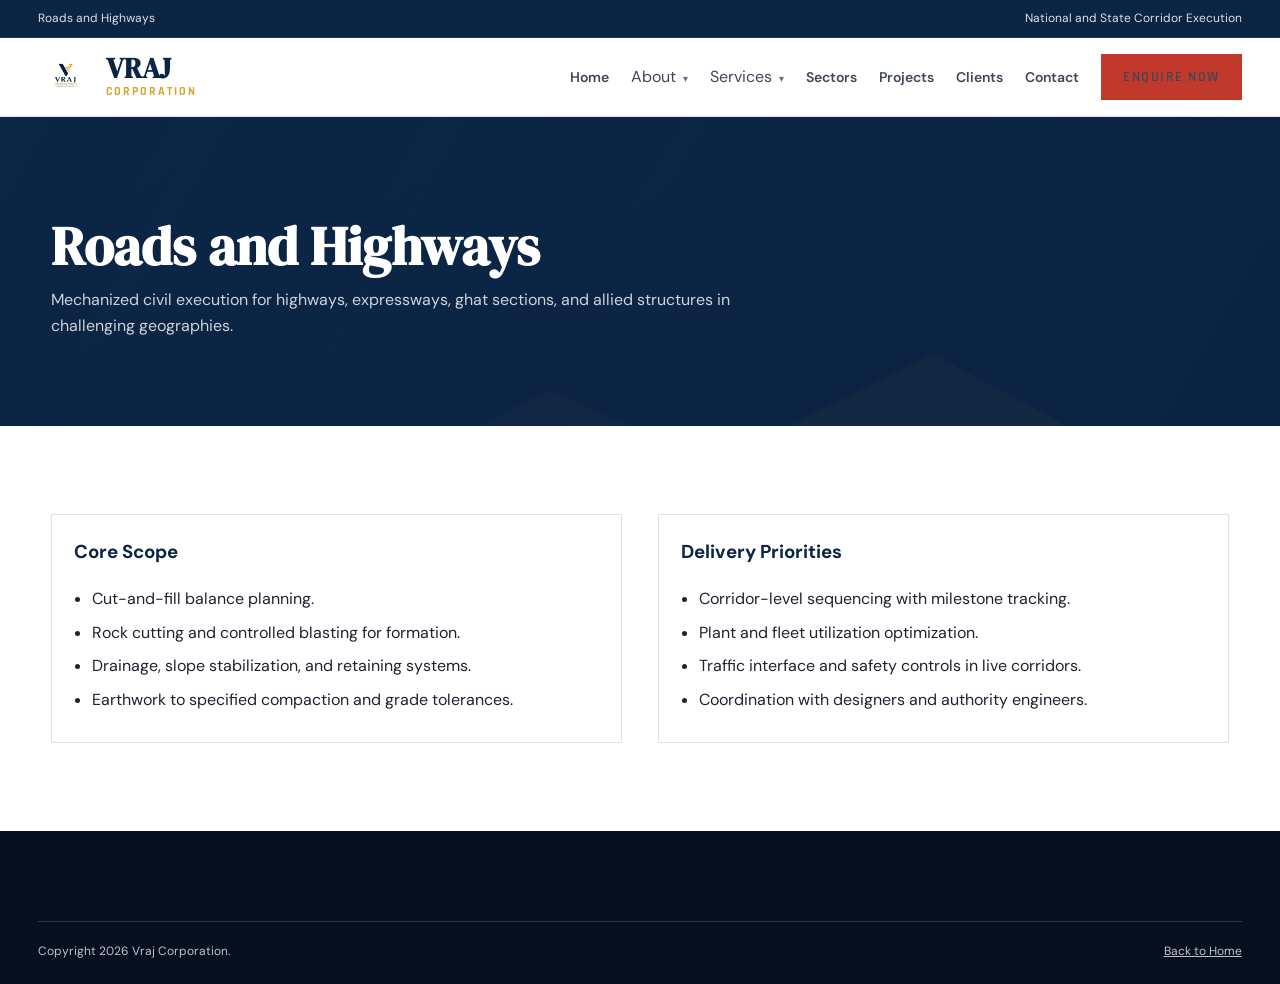
<file: RoadsHighways.html>
<!DOCTYPE html>
<html lang="en">
<head><meta charset="UTF-8" /><meta name="viewport" content="width=device-width, initial-scale=1.0" /><title>Roads and Highways | Vraj Corporation</title><link rel="preconnect" href="https://fonts.googleapis.com" /><link rel="preconnect" href="https://fonts.gstatic.com" crossorigin /><link href="https://fonts.googleapis.com/css2?family=DM+Sans:wght@400;500;700&family=DM+Serif+Display&family=Rajdhani:wght@500;600;700&display=swap" rel="stylesheet" /><link rel="stylesheet" href="assets/css/site.css" /></head>
<body>
<div class="topbar"><div class="topbar-inner"><span>Roads and Highways</span><span>National and State Corridor Execution</span></div></div>
<header class="site-header"><div class="nav-inner"><a class="brand" href="index.html"><img src="assets/images/vraj-logo.png" alt="Vraj Corporation logo" /><span class="brand-mark"><strong>VRAJ</strong><span>CORPORATION</span></span></a><button class="nav-toggle" type="button">Menu</button><nav class="nav-links"><a data-nav href="index.html">Home</a><div class="nav-item has-dropdown"><button class="nav-drop-toggle" type="button">About</button><div class="nav-dropdown nav-simple"><a href="index.html#about">Our Story</a><a href="Vision.html">Vision & Mission</a><a href="CompanyMilestones.html">Company Milestones</a><a href="LeadershipTeam.html">Leadership Team</a></div></div><div class="nav-item has-dropdown nav-services"><button class="nav-drop-toggle" type="button">Services</button><div class="nav-dropdown nav-mega"><a class="mega-link" href="TunnelWork.html"><strong>TW</strong><span>Tunnel Work</span></a><a class="mega-link" href="MajorStructures.html"><strong>MS</strong><span>Major Structures</span></a><a class="mega-link" href="RoadsHighways.html"><strong>RH</strong><span>Roads and Highways</span></a><a class="mega-link" href="TotalExcavation.html"><strong>EX</strong><span>Total Excavation</span></a><a class="mega-link" href="PilingWork.html"><strong>PW</strong><span>Piling Work</span></a><a class="mega-link" href="ControlledBlasting.html"><strong>CB</strong><span>Controlled Blasting</span></a><a class="mega-link" href="ExplosiveSupply.html"><strong>ES</strong><span>Explosive Supply</span></a></div></div><a href="index.html#sectors">Sectors</a><a href="index.html#projects">Projects</a><a href="index.html#clients">Clients</a><a data-nav href="ContactUs.html">Contact</a><a class="btn-primary" href="ContactUs.html">Enquire Now</a></nav></div></header>
<section class="page-hero"><div class="section-wrap"><h1>Roads and Highways</h1><p>Mechanized civil execution for highways, expressways, ghat sections, and allied structures in challenging geographies.</p></div></section>
<section class="section"><div class="section-wrap split reveal"><article class="panel"><h3>Core Scope</h3><ul class="list-clean"><li>Cut-and-fill balance planning.</li><li>Rock cutting and controlled blasting for formation.</li><li>Drainage, slope stabilization, and retaining systems.</li><li>Earthwork to specified compaction and grade tolerances.</li></ul></article><article class="panel"><h3>Delivery Priorities</h3><ul class="list-clean"><li>Corridor-level sequencing with milestone tracking.</li><li>Plant and fleet utilization optimization.</li><li>Traffic interface and safety controls in live corridors.</li><li>Coordination with designers and authority engineers.</li></ul></article></div></section>
<footer class="site-footer"><div class="footer-bottom"><span>Copyright 2026 Vraj Corporation.</span><span><a href="index.html">Back to Home</a></span></div></footer>
<script src="assets/js/site.js"></script>
</body>
</html>
</file>
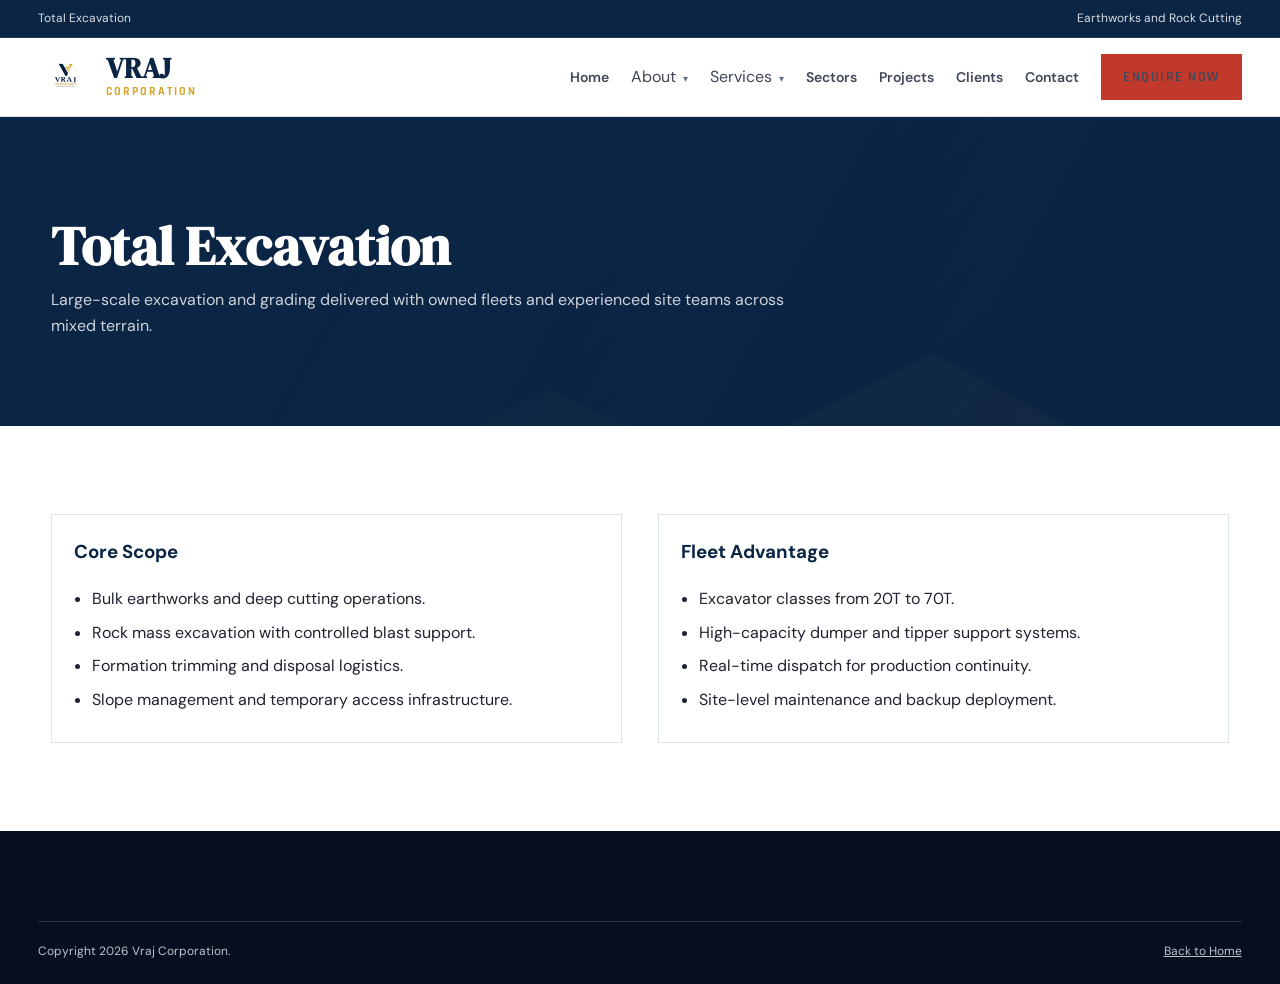
<file: TotalExcavation.html>
<!DOCTYPE html>
<html lang="en">
<head><meta charset="UTF-8" /><meta name="viewport" content="width=device-width, initial-scale=1.0" /><title>Total Excavation | Vraj Corporation</title><link rel="preconnect" href="https://fonts.googleapis.com" /><link rel="preconnect" href="https://fonts.gstatic.com" crossorigin /><link href="https://fonts.googleapis.com/css2?family=DM+Sans:wght@400;500;700&family=DM+Serif+Display&family=Rajdhani:wght@500;600;700&display=swap" rel="stylesheet" /><link rel="stylesheet" href="assets/css/site.css" /></head>
<body>
<div class="topbar"><div class="topbar-inner"><span>Total Excavation</span><span>Earthworks and Rock Cutting</span></div></div>
<header class="site-header"><div class="nav-inner"><a class="brand" href="index.html"><img src="assets/images/vraj-logo.png" alt="Vraj Corporation logo" /><span class="brand-mark"><strong>VRAJ</strong><span>CORPORATION</span></span></a><button class="nav-toggle" type="button">Menu</button><nav class="nav-links"><a data-nav href="index.html">Home</a><div class="nav-item has-dropdown"><button class="nav-drop-toggle" type="button">About</button><div class="nav-dropdown nav-simple"><a href="index.html#about">Our Story</a><a href="Vision.html">Vision & Mission</a><a href="CompanyMilestones.html">Company Milestones</a><a href="LeadershipTeam.html">Leadership Team</a></div></div><div class="nav-item has-dropdown nav-services"><button class="nav-drop-toggle" type="button">Services</button><div class="nav-dropdown nav-mega"><a class="mega-link" href="TunnelWork.html"><strong>TW</strong><span>Tunnel Work</span></a><a class="mega-link" href="MajorStructures.html"><strong>MS</strong><span>Major Structures</span></a><a class="mega-link" href="RoadsHighways.html"><strong>RH</strong><span>Roads and Highways</span></a><a class="mega-link" href="TotalExcavation.html"><strong>EX</strong><span>Total Excavation</span></a><a class="mega-link" href="PilingWork.html"><strong>PW</strong><span>Piling Work</span></a><a class="mega-link" href="ControlledBlasting.html"><strong>CB</strong><span>Controlled Blasting</span></a><a class="mega-link" href="ExplosiveSupply.html"><strong>ES</strong><span>Explosive Supply</span></a></div></div><a href="index.html#sectors">Sectors</a><a href="index.html#projects">Projects</a><a href="index.html#clients">Clients</a><a data-nav href="ContactUs.html">Contact</a><a class="btn-primary" href="ContactUs.html">Enquire Now</a></nav></div></header>
<section class="page-hero"><div class="section-wrap"><h1>Total Excavation</h1><p>Large-scale excavation and grading delivered with owned fleets and experienced site teams across mixed terrain.</p></div></section>
<section class="section"><div class="section-wrap split reveal"><article class="panel"><h3>Core Scope</h3><ul class="list-clean"><li>Bulk earthworks and deep cutting operations.</li><li>Rock mass excavation with controlled blast support.</li><li>Formation trimming and disposal logistics.</li><li>Slope management and temporary access infrastructure.</li></ul></article><article class="panel"><h3>Fleet Advantage</h3><ul class="list-clean"><li>Excavator classes from 20T to 70T.</li><li>High-capacity dumper and tipper support systems.</li><li>Real-time dispatch for production continuity.</li><li>Site-level maintenance and backup deployment.</li></ul></article></div></section>
<footer class="site-footer"><div class="footer-bottom"><span>Copyright 2026 Vraj Corporation.</span><span><a href="index.html">Back to Home</a></span></div></footer>
<script src="assets/js/site.js"></script>
</body>
</html>
</file>
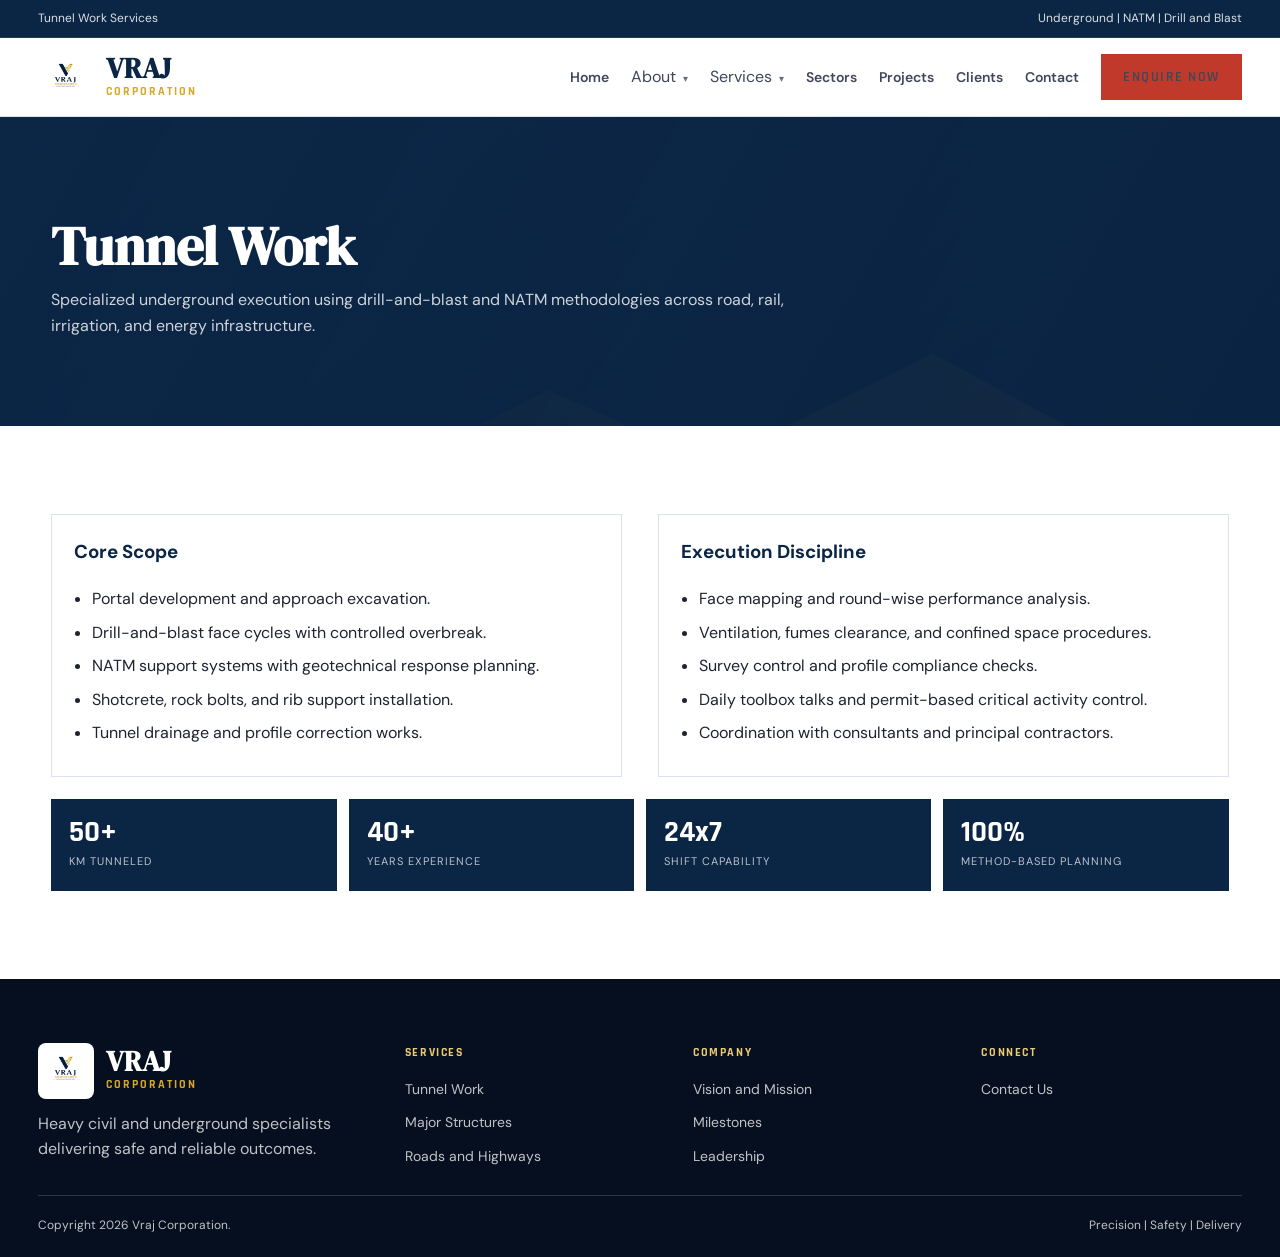
<file: TunnelWork.html>
<!DOCTYPE html>
<html lang="en">
<head>
  <meta charset="UTF-8" />
  <meta name="viewport" content="width=device-width, initial-scale=1.0" />
  <title>Tunnel Work | Vraj Corporation</title>
  <link rel="preconnect" href="https://fonts.googleapis.com" />
  <link rel="preconnect" href="https://fonts.gstatic.com" crossorigin />
  <link href="https://fonts.googleapis.com/css2?family=DM+Sans:wght@400;500;700&family=DM+Serif+Display&family=Rajdhani:wght@500;600;700&display=swap" rel="stylesheet" />
  <link rel="stylesheet" href="assets/css/site.css" />
</head>
<body>
  <div class="topbar"><div class="topbar-inner"><span>Tunnel Work Services</span><span>Underground | NATM | Drill and Blast</span></div></div>
  <header class="site-header"><div class="nav-inner"><a class="brand" href="index.html"><img src="assets/images/vraj-logo.png" alt="Vraj Corporation logo" /><span class="brand-mark"><strong>VRAJ</strong><span>CORPORATION</span></span></a><button class="nav-toggle" type="button">Menu</button><nav class="nav-links"><a data-nav href="index.html">Home</a><div class="nav-item has-dropdown"><button class="nav-drop-toggle" type="button">About</button><div class="nav-dropdown nav-simple"><a href="index.html#about">Our Story</a><a href="Vision.html">Vision & Mission</a><a href="CompanyMilestones.html">Company Milestones</a><a href="LeadershipTeam.html">Leadership Team</a></div></div><div class="nav-item has-dropdown nav-services"><button class="nav-drop-toggle" type="button">Services</button><div class="nav-dropdown nav-mega"><a class="mega-link" href="TunnelWork.html"><strong>TW</strong><span>Tunnel Work</span></a><a class="mega-link" href="MajorStructures.html"><strong>MS</strong><span>Major Structures</span></a><a class="mega-link" href="RoadsHighways.html"><strong>RH</strong><span>Roads and Highways</span></a><a class="mega-link" href="TotalExcavation.html"><strong>EX</strong><span>Total Excavation</span></a><a class="mega-link" href="PilingWork.html"><strong>PW</strong><span>Piling Work</span></a><a class="mega-link" href="ControlledBlasting.html"><strong>CB</strong><span>Controlled Blasting</span></a><a class="mega-link" href="ExplosiveSupply.html"><strong>ES</strong><span>Explosive Supply</span></a></div></div><a href="index.html#sectors">Sectors</a><a href="index.html#projects">Projects</a><a href="index.html#clients">Clients</a><a data-nav href="ContactUs.html">Contact</a><a class="btn-primary" href="ContactUs.html">Enquire Now</a></nav></div></header>

  <section class="page-hero"><div class="section-wrap"><h1>Tunnel Work</h1><p>Specialized underground execution using drill-and-blast and NATM methodologies across road, rail, irrigation, and energy infrastructure.</p></div></section>

  <section class="section"><div class="section-wrap split reveal"><article class="panel"><h3>Core Scope</h3><ul class="list-clean"><li>Portal development and approach excavation.</li><li>Drill-and-blast face cycles with controlled overbreak.</li><li>NATM support systems with geotechnical response planning.</li><li>Shotcrete, rock bolts, and rib support installation.</li><li>Tunnel drainage and profile correction works.</li></ul></article><article class="panel"><h3>Execution Discipline</h3><ul class="list-clean"><li>Face mapping and round-wise performance analysis.</li><li>Ventilation, fumes clearance, and confined space procedures.</li><li>Survey control and profile compliance checks.</li><li>Daily toolbox talks and permit-based critical activity control.</li><li>Coordination with consultants and principal contractors.</li></ul></article></div><div class="section-wrap kpi-row reveal"><article class="kpi"><strong>50+</strong><span>Km Tunneled</span></article><article class="kpi"><strong>40+</strong><span>Years Experience</span></article><article class="kpi"><strong>24x7</strong><span>Shift Capability</span></article><article class="kpi"><strong>100%</strong><span>Method-Based Planning</span></article></div></section>

  <footer class="site-footer"><div class="footer-grid"><div><a class="brand" href="index.html" style="margin-bottom: 12px; display: inline-flex;"><img src="assets/images/vraj-logo.png" alt="Vraj Corporation logo" /><span class="brand-mark"><strong style="color: #fff;">VRAJ</strong><span>CORPORATION</span></span></a><p style="margin: 0;">Heavy civil and underground specialists delivering safe and reliable outcomes.</p></div><div><h4>Services</h4><ul><li><a href="TunnelWork.html">Tunnel Work</a></li><li><a href="MajorStructures.html">Major Structures</a></li><li><a href="RoadsHighways.html">Roads and Highways</a></li></ul></div><div><h4>Company</h4><ul><li><a href="Vision.html">Vision and Mission</a></li><li><a href="CompanyMilestones.html">Milestones</a></li><li><a href="LeadershipTeam.html">Leadership</a></li></ul></div><div><h4>Connect</h4><ul><li><a href="ContactUs.html">Contact Us</a></li></ul></div></div><div class="footer-bottom"><span>Copyright 2026 Vraj Corporation.</span><span>Precision | Safety | Delivery</span></div></footer>
  <script src="assets/js/site.js"></script>
</body>
</html>
</file>
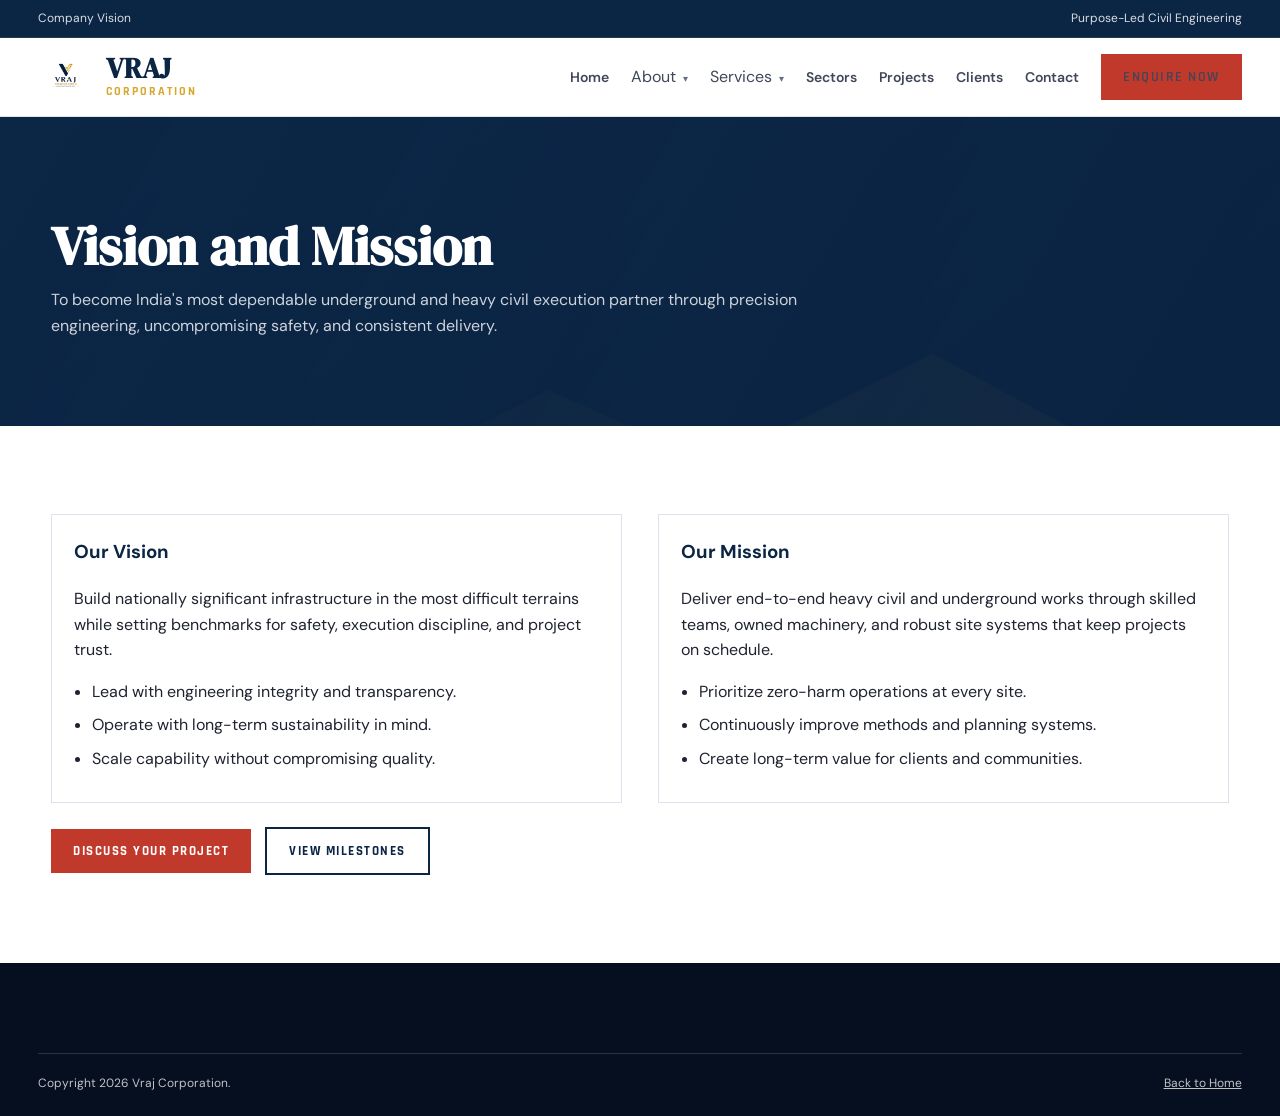
<file: Vision.html>
<!DOCTYPE html>
<html lang="en">
<head>
  <meta charset="UTF-8" />
  <meta name="viewport" content="width=device-width, initial-scale=1.0" />
  <title>Vision and Mission | Vraj Corporation</title>
  <link rel="preconnect" href="https://fonts.googleapis.com" />
  <link rel="preconnect" href="https://fonts.gstatic.com" crossorigin />
  <link href="https://fonts.googleapis.com/css2?family=DM+Sans:wght@400;500;700&family=DM+Serif+Display&family=Rajdhani:wght@500;600;700&display=swap" rel="stylesheet" />
  <link rel="stylesheet" href="assets/css/site.css" />
</head>
<body>
  <div class="topbar"><div class="topbar-inner"><span>Company Vision</span><span>Purpose-Led Civil Engineering</span></div></div>
  <header class="site-header"><div class="nav-inner"><a class="brand" href="index.html"><img src="assets/images/vraj-logo.png" alt="Vraj Corporation logo" /><span class="brand-mark"><strong>VRAJ</strong><span>CORPORATION</span></span></a><button class="nav-toggle" type="button">Menu</button><nav class="nav-links"><a data-nav href="index.html">Home</a><div class="nav-item has-dropdown"><button class="nav-drop-toggle" type="button">About</button><div class="nav-dropdown nav-simple"><a href="index.html#about">Our Story</a><a href="Vision.html">Vision & Mission</a><a href="CompanyMilestones.html">Company Milestones</a><a href="LeadershipTeam.html">Leadership Team</a></div></div><div class="nav-item has-dropdown nav-services"><button class="nav-drop-toggle" type="button">Services</button><div class="nav-dropdown nav-mega"><a class="mega-link" href="TunnelWork.html"><strong>TW</strong><span>Tunnel Work</span></a><a class="mega-link" href="MajorStructures.html"><strong>MS</strong><span>Major Structures</span></a><a class="mega-link" href="RoadsHighways.html"><strong>RH</strong><span>Roads and Highways</span></a><a class="mega-link" href="TotalExcavation.html"><strong>EX</strong><span>Total Excavation</span></a><a class="mega-link" href="PilingWork.html"><strong>PW</strong><span>Piling Work</span></a><a class="mega-link" href="ControlledBlasting.html"><strong>CB</strong><span>Controlled Blasting</span></a><a class="mega-link" href="ExplosiveSupply.html"><strong>ES</strong><span>Explosive Supply</span></a></div></div><a href="index.html#sectors">Sectors</a><a href="index.html#projects">Projects</a><a href="index.html#clients">Clients</a><a data-nav href="ContactUs.html">Contact</a><a class="btn-primary" href="ContactUs.html">Enquire Now</a></nav></div></header>

  <section class="page-hero"><div class="section-wrap"><h1>Vision and Mission</h1><p>To become India's most dependable underground and heavy civil execution partner through precision engineering, uncompromising safety, and consistent delivery.</p></div></section>

  <section class="section">
    <div class="section-wrap split reveal">
      <article class="panel">
        <h3>Our Vision</h3>
        <p>Build nationally significant infrastructure in the most difficult terrains while setting benchmarks for safety, execution discipline, and project trust.</p>
        <ul class="list-clean">
          <li>Lead with engineering integrity and transparency.</li>
          <li>Operate with long-term sustainability in mind.</li>
          <li>Scale capability without compromising quality.</li>
        </ul>
      </article>
      <article class="panel">
        <h3>Our Mission</h3>
        <p>Deliver end-to-end heavy civil and underground works through skilled teams, owned machinery, and robust site systems that keep projects on schedule.</p>
        <ul class="list-clean">
          <li>Prioritize zero-harm operations at every site.</li>
          <li>Continuously improve methods and planning systems.</li>
          <li>Create long-term value for clients and communities.</li>
        </ul>
      </article>
    </div>
    <div class="section-wrap" style="margin-top: 24px;">
      <a class="btn-primary" href="ContactUs.html">Discuss Your Project</a>
      <a class="btn-outline dark" href="CompanyMilestones.html" style="margin-left: 10px;">View Milestones</a>
    </div>
  </section>

  <footer class="site-footer"><div class="footer-bottom"><span>Copyright 2026 Vraj Corporation.</span><span><a href="index.html">Back to Home</a></span></div></footer>
  <script src="assets/js/site.js"></script>
</body>
</html>
</file>
<file: assets/css/site.css>
:root {
  --navy: #0b2545;
  --navy-mid: #1a3a6b;
  --gold: #d6a72d;
  --gold-soft: #ebc970;
  --red: #c0392b;
  --off-white: #f7f8fb;
  --white: #ffffff;
  --grey-100: #f0f3f8;
  --grey-200: #dde3ed;
  --grey-400: #667185;
  --grey-600: #3f4759;
  --grey-800: #1f2330;
  --shadow-md: 0 16px 40px rgba(11, 37, 69, 0.12);
  --shadow-lg: 0 24px 56px rgba(11, 37, 69, 0.18);
}

* {
  box-sizing: border-box;
}

html,
body {
  margin: 0;
  padding: 0;
}

body {
  font-family: "DM Sans", sans-serif;
  color: var(--grey-800);
  background: var(--white);
  line-height: 1.6;
}

a {
  color: inherit;
}

img {
  max-width: 100%;
}

.section-wrap {
  width: min(1200px, 92vw);
  margin: 0 auto;
}

.section {
  padding: 88px 0;
}

.sec-eyebrow {
  display: flex;
  align-items: center;
  gap: 10px;
  margin-bottom: 18px;
}

.sec-eyebrow-bar {
  width: 26px;
  height: 2px;
  background: var(--gold);
}

.sec-eyebrow span {
  font-family: "Rajdhani", sans-serif;
  letter-spacing: 2px;
  text-transform: uppercase;
  color: var(--grey-400);
  font-size: 12px;
  font-weight: 700;
}

.sec-title {
  font-family: "DM Serif Display", serif;
  font-size: clamp(28px, 3.5vw, 46px);
  line-height: 1.14;
  margin: 0 0 14px;
  color: var(--navy);
}

.sec-title.white,
.sec-copy.white {
  color: var(--white);
}

.sec-copy {
  color: var(--grey-400);
  margin: 0;
  max-width: 760px;
}

.topbar {
  background: var(--navy);
  border-bottom: 1px solid rgba(255, 255, 255, 0.1);
  font-size: 12px;
  color: rgba(255, 255, 255, 0.85);
}

.topbar-inner {
  width: min(1240px, 94vw);
  margin: 0 auto;
  display: flex;
  justify-content: space-between;
  align-items: center;
  gap: 18px;
  padding: 9px 0;
}

.topbar-left,
.topbar-right {
  display: flex;
  align-items: center;
  gap: 16px;
}

.topbar-right a {
  color: rgba(255, 255, 255, 0.82);
  text-decoration: none;
  font-weight: 600;
}

.topbar-right a:hover {
  color: var(--white);
}

.topbar-pill {
  background: var(--red);
  color: var(--white) !important;
  padding: 6px 12px;
  text-transform: uppercase;
  letter-spacing: 1px;
  font-family: "Rajdhani", sans-serif;
  font-weight: 700 !important;
}

header.site-header {
  position: sticky;
  top: 0;
  z-index: 100;
  background: rgba(255, 255, 255, 0.97);
  backdrop-filter: blur(8px);
  border-bottom: 1px solid var(--grey-200);
}

.nav-inner {
  width: min(1240px, 94vw);
  margin: 0 auto;
  min-height: 78px;
  display: flex;
  align-items: center;
  justify-content: space-between;
  gap: 16px;
}

.brand {
  display: flex;
  align-items: center;
  gap: 12px;
  text-decoration: none;
}

.brand img {
  width: 56px;
  height: 56px;
  object-fit: contain;
  border-radius: 8px;
  background: var(--white);
}

.brand-mark {
  display: grid;
}

.brand-mark strong {
  font-family: "DM Serif Display", serif;
  color: var(--navy);
  font-size: 28px;
  line-height: 1;
}

.brand-mark span {
  font-family: "Rajdhani", sans-serif;
  letter-spacing: 2px;
  text-transform: uppercase;
  color: var(--gold);
  font-size: 12px;
  font-weight: 700;
}

.nav-links {
  display: flex;
  align-items: center;
  gap: 22px;
}

.nav-links > a,
.nav-drop-toggle {
  text-decoration: none;
  color: var(--grey-600);
  font-size: 14px;
  font-weight: 600;
}

.nav-drop-toggle {
  border: 0;
  background: transparent;
  cursor: pointer;
  font: inherit;
  padding: 0;
}

.nav-links > a:hover,
.nav-links > a.active,
.nav-drop-toggle:hover {
  color: var(--navy);
}

.nav-item {
  position: relative;
}

.has-dropdown .nav-drop-toggle::after {
  content: "\25BE";
  font-size: 10px;
  margin-left: 7px;
  color: var(--grey-400);
}

.nav-dropdown {
  position: absolute;
  top: calc(100% + 18px);
  left: 0;
  background: var(--white);
  border: 1px solid var(--grey-200);
  box-shadow: var(--shadow-md);
  opacity: 0;
  pointer-events: none;
  transform: translateY(8px);
  transition: opacity 0.2s ease, transform 0.2s ease;
  z-index: 200;
}

.has-dropdown:hover .nav-dropdown,
.has-dropdown.open .nav-dropdown {
  opacity: 1;
  pointer-events: auto;
  transform: translateY(0);
}

.nav-simple {
  min-width: 290px;
}

.nav-simple a {
  display: block;
  padding: 14px 16px;
  color: var(--grey-600);
  text-decoration: none;
  border-left: 3px solid transparent;
  font-weight: 600;
}

.nav-simple a:hover {
  background: var(--grey-100);
  color: var(--navy);
  border-left-color: var(--red);
}

.nav-services .nav-dropdown {
  left: -240px;
}

.nav-mega {
  width: min(940px, 86vw);
  display: grid;
  grid-template-columns: repeat(3, 1fr);
  gap: 0;
  padding: 10px;
}

.mega-link {
  display: block;
  padding: 14px;
  text-decoration: none;
  border: 1px solid transparent;
}

.mega-link strong {
  display: block;
  color: var(--navy);
  font-family: "Rajdhani", sans-serif;
  font-size: 24px;
  line-height: 1;
  margin-bottom: 6px;
}

.mega-link span {
  color: var(--grey-400);
  font-size: 12px;
  line-height: 1.4;
}

.mega-link:hover {
  border-color: var(--grey-200);
  background: var(--grey-100);
}

.btn-primary,
.btn-outline {
  display: inline-flex;
  align-items: center;
  justify-content: center;
  gap: 8px;
  padding: 12px 22px;
  text-decoration: none;
  text-transform: uppercase;
  letter-spacing: 1.5px;
  font-family: "Rajdhani", sans-serif;
  font-size: 13px;
  font-weight: 700;
  transition: all 0.25s;
}

.btn-primary {
  border: none;
  background: var(--red);
  color: var(--white);
}

.btn-primary:hover {
  transform: translateY(-2px);
  box-shadow: var(--shadow-md);
}

.btn-outline {
  border: 2px solid rgba(255, 255, 255, 0.35);
  color: var(--white);
}

.btn-outline.dark {
  border-color: var(--navy);
  color: var(--navy);
}

.btn-outline:hover,
.btn-outline.dark:hover {
  background: var(--navy);
  border-color: var(--navy);
  color: var(--white);
}

.nav-toggle {
  display: none;
}

#hero {
  min-height: calc(100vh - 130px);
  display: grid;
  grid-template-columns: 1.05fr 0.95fr;
}

.hero-left {
  position: relative;
  overflow: hidden;
  background: radial-gradient(circle at 10% 10%, #1d477f, var(--navy));
  color: var(--white);
  display: flex;
  align-items: center;
  padding: 68px 5vw;
}

.hero-left::before {
  content: "";
  position: absolute;
  inset: 0;
  background:
    linear-gradient(120deg, rgba(255, 255, 255, 0.08) 0%, rgba(255, 255, 255, 0) 50%),
    repeating-linear-gradient(135deg, rgba(255, 255, 255, 0.04) 0 2px, transparent 2px 7px);
}

.hero-content {
  position: relative;
  z-index: 1;
  max-width: 590px;
}

.hero-eyebrow {
  margin-bottom: 24px;
  display: flex;
  align-items: center;
  gap: 12px;
}

.hero-eyebrow i {
  width: 32px;
  height: 2px;
  background: var(--gold);
}

.hero-eyebrow span {
  font-family: "Rajdhani", sans-serif;
  font-size: 12px;
  letter-spacing: 2.4px;
  text-transform: uppercase;
  font-weight: 700;
  color: rgba(255, 255, 255, 0.72);
}

.hero-title {
  margin: 0;
  font-family: "DM Serif Display", serif;
  font-size: clamp(36px, 5vw, 72px);
  line-height: 1.02;
}

.hero-title em {
  color: var(--gold-soft);
  font-style: normal;
}

.hero-tagline {
  margin: 14px 0 18px;
  font-family: "Rajdhani", sans-serif;
  text-transform: uppercase;
  letter-spacing: 4px;
  font-weight: 700;
  color: rgba(255, 255, 255, 0.6);
}

.hero-copy {
  color: rgba(255, 255, 255, 0.78);
  margin-bottom: 30px;
}

.hero-stats {
  display: flex;
  flex-wrap: wrap;
  gap: 24px;
  margin-bottom: 34px;
}

.hero-stat {
  border-left: 2px solid var(--gold);
  padding-left: 12px;
}

.hero-stat strong {
  display: block;
  font-family: "Rajdhani", sans-serif;
  font-size: 30px;
  line-height: 1;
}

.hero-stat span {
  font-size: 12px;
  text-transform: uppercase;
  letter-spacing: 1px;
  opacity: 0.75;
}

.hero-cta {
  display: flex;
  flex-wrap: wrap;
  gap: 10px;
}

.hero-right {
  position: relative;
  overflow: hidden;
}

.hero-right .media {
  position: absolute;
  inset: 0;
  background:
    linear-gradient(to right, rgba(11, 37, 69, 0.55), rgba(11, 37, 69, 0.08)),
    url("../images/hero-site.svg") center / cover no-repeat;
  transform: scale(1);
  transition: transform 8s ease;
}

.hero-right:hover .media {
  transform: scale(1.05);
}

.play-badge {
  position: absolute;
  left: 50%;
  top: 50%;
  transform: translate(-50%, -50%);
  width: 84px;
  height: 84px;
  border-radius: 50%;
  display: grid;
  place-items: center;
  border: 0;
  background: rgba(192, 57, 43, 0.88);
  color: var(--white);
  font-size: 28px;
  cursor: pointer;
  box-shadow: 0 0 0 16px rgba(192, 57, 43, 0.2);
}

.hero-badge {
  position: absolute;
  right: 24px;
  bottom: 24px;
  background: var(--white);
  padding: 16px 20px;
  min-width: 140px;
  text-align: center;
  box-shadow: var(--shadow-lg);
}

.hero-badge strong {
  display: block;
  font-family: "DM Serif Display", serif;
  font-size: 42px;
  color: var(--navy);
  line-height: 1;
}

.hero-badge span {
  text-transform: uppercase;
  letter-spacing: 2px;
  color: var(--grey-400);
  font-size: 11px;
}

.impact {
  background: var(--grey-100);
  border-top: 1px solid var(--grey-200);
  border-bottom: 3px solid var(--navy);
}

.impact-grid {
  width: min(1240px, 94vw);
  margin: 0 auto;
  display: grid;
  grid-template-columns: repeat(5, 1fr);
}

.impact-cell {
  display: flex;
  align-items: center;
  gap: 12px;
  padding: 22px 18px;
  border-right: 1px solid var(--grey-200);
}

.impact-cell:last-child {
  border-right: none;
}

.impact-icon {
  width: 40px;
  height: 40px;
  display: grid;
  place-items: center;
  font-size: 14px;
  font-weight: 700;
  color: var(--white);
  background: var(--navy);
}

.impact-value {
  font-family: "Rajdhani", sans-serif;
  color: var(--navy);
  font-size: 32px;
  line-height: 1;
  font-weight: 700;
}

.impact-label {
  font-size: 11px;
  letter-spacing: 1px;
  text-transform: uppercase;
  color: var(--grey-400);
}

.about-grid {
  display: grid;
  grid-template-columns: 1fr 1fr;
  gap: 72px;
  align-items: center;
}

.about-stack {
  position: relative;
  padding-right: 42px;
  padding-bottom: 48px;
}

.about-main {
  width: 100%;
  aspect-ratio: 4 / 3;
  object-fit: cover;
  box-shadow: var(--shadow-md);
}

.about-sub {
  width: 54%;
  position: absolute;
  right: 0;
  bottom: 0;
  border: 5px solid var(--white);
  box-shadow: var(--shadow-lg);
}

.about-stamp {
  position: absolute;
  left: 18px;
  top: 18px;
  background: var(--navy);
  color: var(--white);
  padding: 10px 14px;
  z-index: 2;
  text-align: center;
}

.about-stamp strong {
  display: block;
  font-family: "Rajdhani", sans-serif;
  font-size: 24px;
  line-height: 1;
}

.about-stamp span {
  font-size: 10px;
  letter-spacing: 2px;
  text-transform: uppercase;
  opacity: 0.75;
}

.pillar-grid {
  display: grid;
  grid-template-columns: 1fr 1fr;
  gap: 12px;
  margin-top: 24px;
}

.pillar {
  border: 1px solid var(--grey-200);
  border-left: 3px solid var(--navy);
  padding: 14px 14px;
}

.pillar h4 {
  margin: 0 0 6px;
  font-size: 14px;
  color: var(--navy);
}

.pillar p {
  margin: 0;
  color: var(--grey-400);
  font-size: 13px;
}

.card-grid {
  display: grid;
  grid-template-columns: repeat(4, 1fr);
  gap: 14px;
}

.service-card {
  display: flex;
  flex-direction: column;
  text-decoration: none;
  border: 1px solid var(--grey-200);
  background: var(--white);
  padding: 22px;
  transition: all 0.25s;
}

.service-card:hover {
  transform: translateY(-4px);
  box-shadow: var(--shadow-md);
  border-color: var(--navy-mid);
}

.service-icon {
  width: 44px;
  height: 44px;
  display: grid;
  place-items: center;
  color: var(--white);
  background: var(--navy);
  font-family: "Rajdhani", sans-serif;
  font-weight: 700;
  margin-bottom: 12px;
}

.service-card h3 {
  margin: 0 0 8px;
  font-family: "Rajdhani", sans-serif;
  font-size: 18px;
  color: var(--navy);
}

.service-meta {
  margin: 0 0 10px;
  font-family: "Rajdhani", sans-serif;
  font-size: 11px;
  letter-spacing: 1.2px;
  color: var(--red);
  text-transform: uppercase;
  font-weight: 700;
}

.service-card p {
  margin: 0;
  color: var(--grey-400);
  font-size: 13px;
}

.service-card .arrow {
  margin-top: 12px;
  color: var(--navy);
  font-weight: 700;
  opacity: 0;
  transition: opacity 0.25s;
}

.service-card:hover .arrow {
  opacity: 1;
}

.dark-band {
  background:
    linear-gradient(rgba(11, 37, 69, 0.86), rgba(11, 37, 69, 0.88)),
    url("../images/sectors-bg.svg") center / cover no-repeat;
}

.sector-grid {
  display: grid;
  grid-template-columns: repeat(3, 1fr);
  gap: 1px;
  background: rgba(255, 255, 255, 0.12);
  margin-top: 34px;
}

.sector-tile {
  background: rgba(11, 37, 69, 0.6);
  padding: 24px;
  border: 1px solid rgba(255, 255, 255, 0.06);
}

.sector-tile h3 {
  margin: 0 0 8px;
  color: var(--white);
  font-family: "DM Serif Display", serif;
  font-size: 22px;
}

.sector-tile p {
  margin: 0;
  color: rgba(255, 255, 255, 0.65);
  font-size: 13px;
}

.projects-wrap {
  margin-top: 34px;
}

.tab-controls {
  display: flex;
  border-bottom: 2px solid var(--grey-200);
  gap: 2px;
}

.tab-controls button {
  border: 0;
  background: transparent;
  cursor: pointer;
  padding: 12px 16px;
  font-family: "Rajdhani", sans-serif;
  text-transform: uppercase;
  letter-spacing: 1.8px;
  font-size: 12px;
  color: var(--grey-400);
  border-bottom: 3px solid transparent;
  margin-bottom: -2px;
}

.tab-controls button.active {
  color: var(--navy);
  border-bottom-color: var(--red);
}

.tab-panel {
  display: none;
}

.tab-panel.active {
  display: block;
}

.proj-item {
  display: grid;
  grid-template-columns: 40px 1fr 220px 140px;
  gap: 12px;
  align-items: center;
  border-bottom: 1px solid var(--grey-200);
  padding: 18px 0;
}

.proj-item .num {
  color: var(--gold);
  font-family: "Rajdhani", sans-serif;
  font-weight: 700;
}

.proj-item .title {
  font-size: 15px;
  font-weight: 600;
}

.proj-item .sector {
  text-transform: uppercase;
  letter-spacing: 1.3px;
  color: var(--grey-400);
  font-family: "Rajdhani", sans-serif;
  text-align: right;
  font-size: 11px;
}

.proj-item .status {
  justify-self: end;
  text-transform: uppercase;
  letter-spacing: 1.3px;
  font-family: "Rajdhani", sans-serif;
  font-size: 11px;
  padding: 4px 12px;
}

.status.ongoing {
  background: rgba(192, 57, 43, 0.1);
  color: var(--red);
}

.status.done {
  background: var(--grey-100);
  color: var(--grey-400);
}

.fleet {
  background: var(--navy);
  padding: 46px 0;
}

.fleet-row {
  width: min(1240px, 94vw);
  margin: 0 auto;
  display: flex;
  align-items: center;
  justify-content: space-between;
  gap: 28px;
  color: var(--white);
}

.fleet-stats {
  display: flex;
  gap: 32px;
}

.fleet-stat strong {
  display: block;
  font-family: "Rajdhani", sans-serif;
  font-size: 34px;
  line-height: 1;
}

.fleet-stat span {
  font-size: 11px;
  letter-spacing: 1.2px;
  text-transform: uppercase;
  color: rgba(255, 255, 255, 0.65);
}

.logo-ticker {
  margin-top: 34px;
  overflow: hidden;
  border-top: 1px solid var(--grey-200);
  border-bottom: 1px solid var(--grey-200);
  background: var(--grey-100);
}

.ticker-track {
  display: flex;
  gap: 28px;
  width: max-content;
  padding: 18px 0;
  animation: ticker 32s linear infinite;
}

.ticker-chip {
  flex-shrink: 0;
  border: 1px solid var(--grey-200);
  background: var(--white);
  color: var(--grey-400);
  min-width: 170px;
  text-align: center;
  padding: 16px 10px;
  font-size: 13px;
  font-weight: 700;
}

@keyframes ticker {
  from {
    transform: translateX(0);
  }
  to {
    transform: translateX(-50%);
  }
}

footer.site-footer {
  background: #060f1f;
  color: rgba(255, 255, 255, 0.75);
  padding: 64px 0 22px;
}

.footer-grid {
  width: min(1240px, 94vw);
  margin: 0 auto;
  display: grid;
  grid-template-columns: 1.3fr 1fr 1fr 1fr;
  gap: 28px;
}

.footer-grid h4 {
  margin: 0 0 14px;
  font-family: "Rajdhani", sans-serif;
  text-transform: uppercase;
  letter-spacing: 1.6px;
  font-size: 12px;
  color: var(--gold-soft);
}

.footer-grid ul {
  list-style: none;
  margin: 0;
  padding: 0;
}

.footer-grid li + li {
  margin-top: 8px;
}

.footer-grid a {
  text-decoration: none;
  color: rgba(255, 255, 255, 0.75);
  font-size: 14px;
}

.footer-grid a:hover {
  color: var(--gold-soft);
}

.footer-bottom {
  width: min(1240px, 94vw);
  margin: 26px auto 0;
  padding-top: 20px;
  border-top: 1px solid rgba(255, 255, 255, 0.15);
  display: flex;
  justify-content: space-between;
  gap: 10px;
  flex-wrap: wrap;
  font-size: 12px;
}

.page-hero {
  background:
    linear-gradient(120deg, rgba(11, 37, 69, 0.96), rgba(11, 37, 69, 0.78)),
    url("../images/page-hero.svg") center / cover no-repeat;
  color: var(--white);
  padding: 100px 0 88px;
}

.page-hero h1 {
  margin: 0 0 12px;
  font-family: "DM Serif Display", serif;
  font-size: clamp(34px, 4.2vw, 58px);
  line-height: 1.08;
}

.page-hero p {
  max-width: 760px;
  margin: 0;
  color: rgba(255, 255, 255, 0.8);
}

.split {
  display: grid;
  grid-template-columns: 1fr 1fr;
  gap: 36px;
}

.panel {
  border: 1px solid var(--grey-200);
  padding: 22px;
  background: var(--white);
}

.panel h3 {
  margin-top: 0;
  color: var(--navy);
}

.kpi-row {
  display: grid;
  grid-template-columns: repeat(4, 1fr);
  gap: 12px;
  margin-top: 22px;
}

.kpi {
  background: var(--navy);
  color: var(--white);
  padding: 18px;
}

.kpi strong {
  display: block;
  font-family: "Rajdhani", sans-serif;
  font-size: 30px;
  line-height: 1;
}

.kpi span {
  font-size: 11px;
  text-transform: uppercase;
  letter-spacing: 1px;
  opacity: 0.72;
}

.list-clean {
  margin: 0;
  padding-left: 18px;
}

.list-clean li {
  margin-bottom: 8px;
}

.contact-grid {
  display: grid;
  grid-template-columns: 1fr 1fr;
  gap: 24px;
}

.contact-form {
  background: var(--white);
  border: 1px solid var(--grey-200);
  padding: 24px;
}

.contact-form label {
  display: block;
  margin-bottom: 6px;
  font-size: 13px;
  font-weight: 600;
  color: var(--grey-600);
}

.contact-form input,
.contact-form textarea,
.contact-form select {
  width: 100%;
  padding: 12px;
  border: 1px solid var(--grey-200);
  margin-bottom: 14px;
  font: inherit;
}

.contact-form button {
  border: 0;
}

.notice {
  margin-top: 10px;
  font-size: 13px;
  color: var(--grey-400);
}

.reveal {
  opacity: 0;
  transform: translateY(22px);
  transition: all 0.5s ease;
}

.reveal.visible {
  opacity: 1;
  transform: translateY(0);
}

@media (max-width: 1024px) {
  .card-grid {
    grid-template-columns: repeat(2, 1fr);
  }

  .sector-grid {
    grid-template-columns: repeat(2, 1fr);
  }

  .impact-grid {
    grid-template-columns: repeat(3, 1fr);
  }

  .kpi-row {
    grid-template-columns: repeat(2, 1fr);
  }
}

@media (max-width: 860px) {
  .nav-links {
    position: fixed;
    left: 0;
    right: 0;
    top: 79px;
    background: var(--white);
    border-bottom: 1px solid var(--grey-200);
    flex-direction: column;
    align-items: flex-start;
    padding: 16px 3vw 20px;
    transform: scaleY(0);
    transform-origin: top;
    opacity: 0;
    pointer-events: none;
    transition: 0.25s;
  }

  .nav-links > a,
  .nav-drop-toggle {
    width: 100%;
    text-align: left;
    padding: 4px 0;
  }

  .nav-item {
    width: 100%;
  }

  .nav-dropdown {
    position: static;
    width: 100%;
    border: 1px solid var(--grey-200);
    box-shadow: none;
    opacity: 1;
    pointer-events: auto;
    transform: none;
    display: none;
    margin: 8px 0 4px;
  }

  .has-dropdown:hover .nav-dropdown {
    display: none;
  }

  .has-dropdown.open .nav-dropdown {
    display: block;
  }

  .nav-services .nav-dropdown {
    left: 0;
  }

  .nav-mega {
    width: 100%;
    grid-template-columns: 1fr;
    padding: 8px;
  }

  .mega-link strong {
    font-size: 20px;
  }

  .nav-links.open {
    transform: scaleY(1);
    opacity: 1;
    pointer-events: auto;
  }

  .nav-toggle {
    display: inline-flex;
    border: 1px solid var(--grey-200);
    background: var(--white);
    color: var(--navy);
    font-family: "Rajdhani", sans-serif;
    letter-spacing: 1px;
    font-size: 13px;
    text-transform: uppercase;
    padding: 8px 12px;
  }

  #hero {
    grid-template-columns: 1fr;
    min-height: auto;
  }

  .hero-right {
    min-height: 320px;
  }

  .about-grid,
  .split,
  .contact-grid,
  .footer-grid {
    grid-template-columns: 1fr;
  }

  .proj-item {
    grid-template-columns: 32px 1fr;
  }

  .proj-item .sector,
  .proj-item .status {
    display: none;
  }

  .fleet-row {
    flex-direction: column;
    align-items: flex-start;
  }
}

@media (max-width: 620px) {
  .topbar-right {
    display: none;
  }

  .topbar-left {
    gap: 10px;
    font-size: 11px;
    flex-wrap: wrap;
  }

  .impact-grid,
  .card-grid,
  .sector-grid {
    grid-template-columns: 1fr;
  }

  .hero-stats {
    gap: 14px;
  }

  .hero-stat strong {
    font-size: 24px;
  }

  .pillar-grid {
    grid-template-columns: 1fr;
  }
}
</file>
